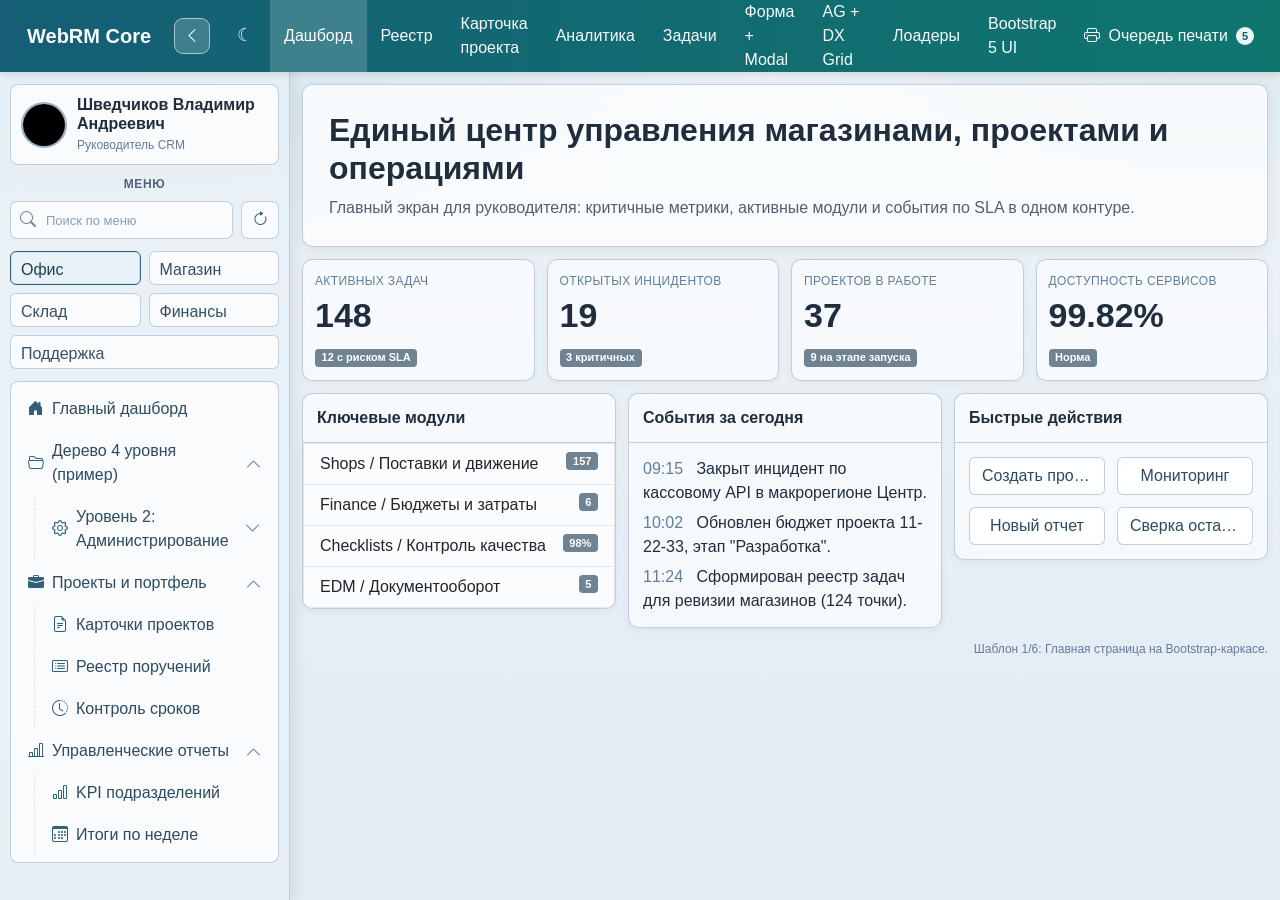
<file: index.html>
﻿<!DOCTYPE html>
<html lang="ru">
<head>
  <meta charset="UTF-8">
  <meta name="viewport" content="width=device-width, initial-scale=1.0">
  <title>WebRM Core - Дашборд</title>
  <link rel="stylesheet" href="https://cdn.jsdelivr.net/npm/bootstrap@5.3.8/dist/css/bootstrap.min.css">
  <link rel="stylesheet" href="https://cdn.jsdelivr.net/npm/bootstrap-icons@1.11.3/font/bootstrap-icons.min.css">
  <link rel="stylesheet" href="./bootstrap-codex.css">
</head>
<body class="wrm-body">
  <nav class="navbar navbar-default wrm-navbar">
    <div class="container-fluid">
      <div class="navbar-header">
        <a class="navbar-brand" href="./01-dashboard.html">WebRM Core</a>
      </div>
      <ul class="nav navbar-nav navbar-right">
        <li class="active"><a href="./01-dashboard.html">Дашборд</a></li>
        <li><a href="./02-registry.html">Реестр</a></li>
        <li><a href="./03-project-card.html">Карточка проекта</a></li>
        <li><a href="./04-analytics.html">Аналитика</a></li>
        <li><a href="./05-workflow.html">Задачи</a></li>
        <li><a href="./06-form-modal-bootstrap.html">Форма + Modal</a></li>
        <li><a href="./08-grid-master-detail.html">AG + DX Grid</a></li>
        <li><a href="./07-loaders.html">Лоадеры</a></li>
        <li><a href="./09-bootstrap-components.html">Bootstrap 5 UI</a></li>
      </ul>
    </div>
  </nav>

  <div class="container-fluid wrm-container">
    <div class="wrm-jumbotron">
      <h1>Единый центр управления магазинами, проектами и операциями</h1>
      <p>Главный экран для руководителя: критичные метрики, активные модули и события по SLA в одном контуре.</p>
    </div>

    <div class="row wrm-wrap-gap-2 wrm-stack-gap">
      <div class="col-md-3 col-sm-6">
        <div class="panel panel-default metric-panel">
          <div class="panel-body">
            <div class="metric-label">Активных задач</div>
            <div class="metric-value">148</div>
            <span class="label label-warning">12 с риском SLA</span>
          </div>
        </div>
      </div>
      <div class="col-md-3 col-sm-6">
        <div class="panel panel-default metric-panel">
          <div class="panel-body">
            <div class="metric-label">Открытых инцидентов</div>
            <div class="metric-value">19</div>
            <span class="label label-danger">3 критичных</span>
          </div>
        </div>
      </div>
      <div class="col-md-3 col-sm-6">
        <div class="panel panel-default metric-panel">
          <div class="panel-body">
            <div class="metric-label">Проектов в работе</div>
            <div class="metric-value">37</div>
            <span class="label label-info">9 на этапе запуска</span>
          </div>
        </div>
      </div>
      <div class="col-md-3 col-sm-6">
        <div class="panel panel-default metric-panel">
          <div class="panel-body">
            <div class="metric-label">Доступность сервисов</div>
            <div class="metric-value">99.82%</div>
            <span class="label label-success">Норма</span>
          </div>
        </div>
      </div>
    </div>

    <div class="row wrm-stack-gap-md">
      <div class="col-md-4">
        <div class="panel panel-default wrm-panel">
          <div class="panel-heading">Ключевые модули</div>
          <ul class="list-group wrm-list-group">
            <li class="list-group-item">Shops / Поставки и движение <span class="pull-right label label-info">157</span></li>
            <li class="list-group-item">Finance / Бюджеты и затраты <span class="pull-right label label-warning">6</span></li>
            <li class="list-group-item">Checklists / Контроль качества <span class="pull-right label label-success">98%</span></li>
            <li class="list-group-item">EDM / Документооборот <span class="pull-right label label-warning">5</span></li>
          </ul>
        </div>
      </div>
      <div class="col-md-4">
        <div class="panel panel-default wrm-panel">
          <div class="panel-heading">События за сегодня</div>
          <div class="panel-body wrm-events-feed">
            <p><span class="wrm-muted">09:15</span> Закрыт инцидент по кассовому API в макрорегионе Центр.</p>
            <p><span class="wrm-muted">10:02</span> Обновлен бюджет проекта 11-22-33, этап "Разработка".</p>
            <p><span class="wrm-muted">11:24</span> Сформирован реестр задач для ревизии магазинов (124 точки).</p>
          </div>
        </div>
      </div>
      <div class="col-md-4">
        <div class="panel panel-default wrm-panel">
          <div class="panel-heading">Быстрые действия</div>
          <div class="panel-body">
            <div class="wrm-actions-grid">
              <div><button class="btn btn-default">Создать проект</button></div>
              <div><button class="btn btn-default">Мониторинг</button></div>
              <div><button class="btn btn-default">Новый отчет</button></div>
              <div><button class="btn btn-default">Сверка остатков</button></div>
            </div>
          </div>
        </div>
      </div>
    </div>

    <div class="wrm-footer-note">Шаблон 1/6: Главная страница на Bootstrap-каркасе.</div>
  </div>
  <script src="./sidebar-codex.js"></script>
</body>
</html>
</file>
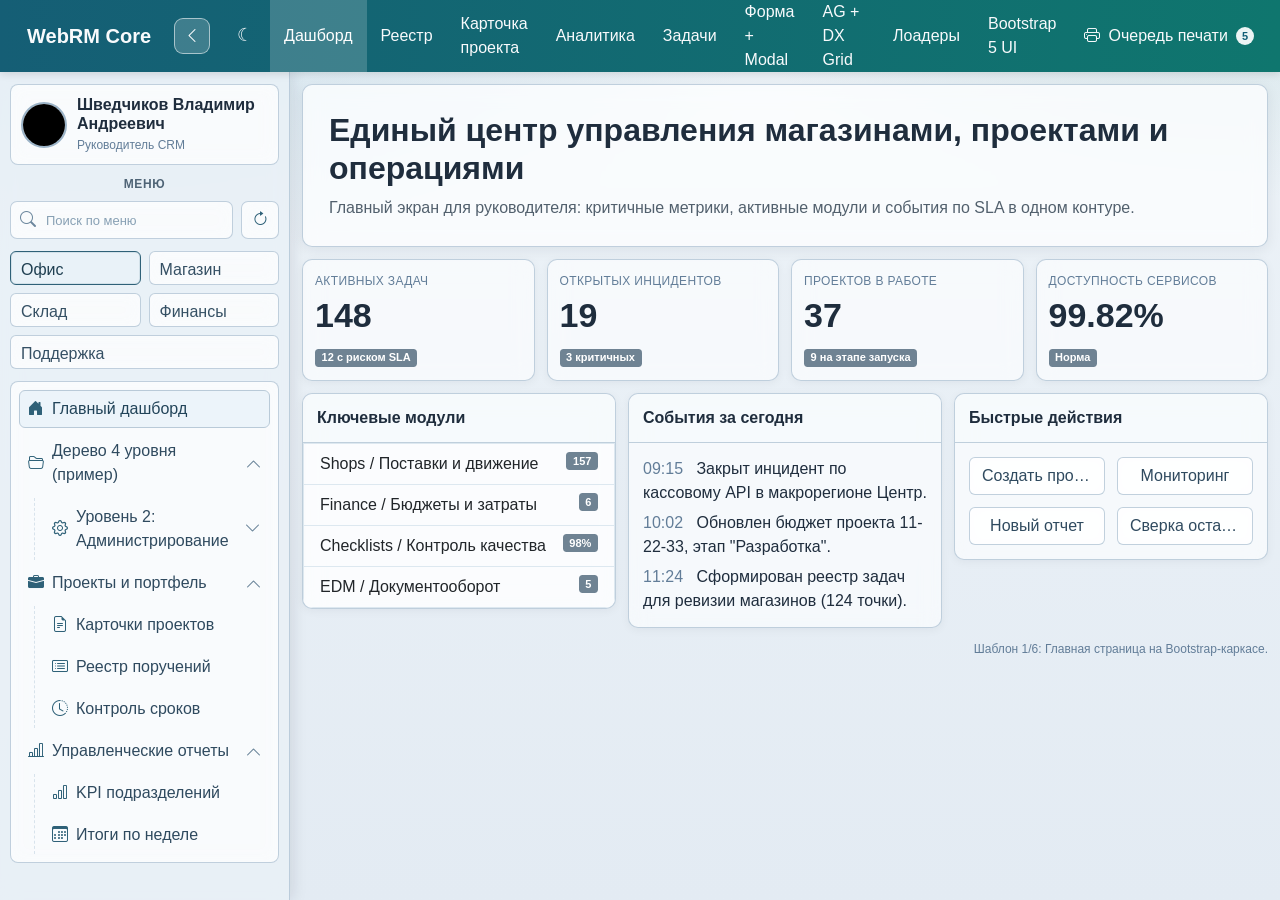
<file: 01-dashboard.html>
﻿<!DOCTYPE html>
<html lang="ru">
<head>
  <meta charset="UTF-8">
  <meta name="viewport" content="width=device-width, initial-scale=1.0">
  <title>WebRM Core - Дашборд</title>
  <link rel="stylesheet" href="https://cdn.jsdelivr.net/npm/bootstrap@5.3.8/dist/css/bootstrap.min.css">
  <link rel="stylesheet" href="https://cdn.jsdelivr.net/npm/bootstrap-icons@1.11.3/font/bootstrap-icons.min.css">
  <link rel="stylesheet" href="./bootstrap-codex.css?v=20260315-dark2">
</head>
<body class="wrm-body">
  <nav class="navbar navbar-default wrm-navbar">
    <div class="container-fluid">
      <div class="navbar-header">
        <a class="navbar-brand" href="./01-dashboard.html">WebRM Core</a>
      </div>
      <ul class="nav navbar-nav navbar-right">
        <li class="active"><a href="./01-dashboard.html">Дашборд</a></li>
        <li><a href="./02-registry.html">Реестр</a></li>
        <li><a href="./03-project-card.html">Карточка проекта</a></li>
        <li><a href="./04-analytics.html">Аналитика</a></li>
        <li><a href="./05-workflow.html">Задачи</a></li>
        <li><a href="./06-form-modal-bootstrap.html">Форма + Modal</a></li>
        <li><a href="./08-grid-master-detail.html">AG + DX Grid</a></li>
        <li><a href="./07-loaders.html">Лоадеры</a></li>
        <li><a href="./09-bootstrap-components.html">Bootstrap 5 UI</a></li>
      </ul>
    </div>
  </nav>

  <div class="container-fluid wrm-container">
    <div class="wrm-jumbotron">
      <h1>Единый центр управления магазинами, проектами и операциями</h1>
      <p>Главный экран для руководителя: критичные метрики, активные модули и события по SLA в одном контуре.</p>
    </div>

    <div class="row wrm-wrap-gap-2 wrm-stack-gap">
      <div class="col-md-3 col-sm-6">
        <div class="panel panel-default metric-panel">
          <div class="panel-body">
            <div class="metric-label">Активных задач</div>
            <div class="metric-value">148</div>
            <span class="label label-warning">12 с риском SLA</span>
          </div>
        </div>
      </div>
      <div class="col-md-3 col-sm-6">
        <div class="panel panel-default metric-panel">
          <div class="panel-body">
            <div class="metric-label">Открытых инцидентов</div>
            <div class="metric-value">19</div>
            <span class="label label-danger">3 критичных</span>
          </div>
        </div>
      </div>
      <div class="col-md-3 col-sm-6">
        <div class="panel panel-default metric-panel">
          <div class="panel-body">
            <div class="metric-label">Проектов в работе</div>
            <div class="metric-value">37</div>
            <span class="label label-info">9 на этапе запуска</span>
          </div>
        </div>
      </div>
      <div class="col-md-3 col-sm-6">
        <div class="panel panel-default metric-panel">
          <div class="panel-body">
            <div class="metric-label">Доступность сервисов</div>
            <div class="metric-value">99.82%</div>
            <span class="label label-success">Норма</span>
          </div>
        </div>
      </div>
    </div>

    <div class="row wrm-stack-gap-md">
      <div class="col-md-4">
        <div class="panel panel-default wrm-panel">
          <div class="panel-heading">Ключевые модули</div>
          <ul class="list-group wrm-list-group">
            <li class="list-group-item">Shops / Поставки и движение <span class="pull-right label label-info">157</span></li>
            <li class="list-group-item">Finance / Бюджеты и затраты <span class="pull-right label label-warning">6</span></li>
            <li class="list-group-item">Checklists / Контроль качества <span class="pull-right label label-success">98%</span></li>
            <li class="list-group-item">EDM / Документооборот <span class="pull-right label label-warning">5</span></li>
          </ul>
        </div>
      </div>
      <div class="col-md-4">
        <div class="panel panel-default wrm-panel">
          <div class="panel-heading">События за сегодня</div>
          <div class="panel-body wrm-events-feed">
            <p><span class="wrm-muted">09:15</span> Закрыт инцидент по кассовому API в макрорегионе Центр.</p>
            <p><span class="wrm-muted">10:02</span> Обновлен бюджет проекта 11-22-33, этап "Разработка".</p>
            <p><span class="wrm-muted">11:24</span> Сформирован реестр задач для ревизии магазинов (124 точки).</p>
          </div>
        </div>
      </div>
      <div class="col-md-4">
        <div class="panel panel-default wrm-panel">
          <div class="panel-heading">Быстрые действия</div>
          <div class="panel-body">
            <div class="wrm-actions-grid">
              <div><button class="btn btn-default">Создать проект</button></div>
              <div><button class="btn btn-default">Мониторинг</button></div>
              <div><button class="btn btn-default">Новый отчет</button></div>
              <div><button class="btn btn-default">Сверка остатков</button></div>
            </div>
          </div>
        </div>
      </div>
    </div>

    <div class="wrm-footer-note">Шаблон 1/6: Главная страница на Bootstrap-каркасе.</div>
  </div>
  <script src="./sidebar-codex.js"></script>
</body>
</html>
</file>
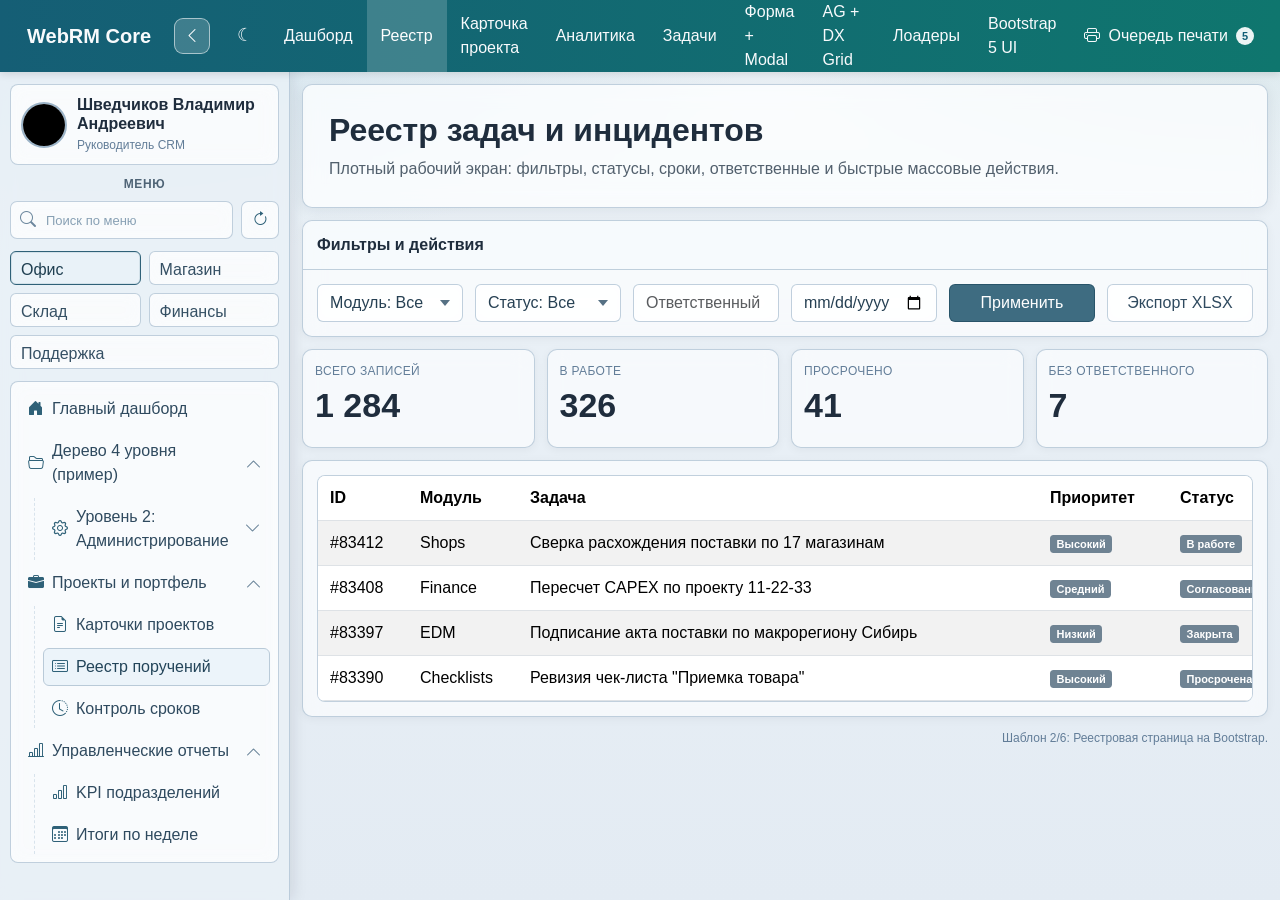
<file: 02-registry.html>
﻿<!DOCTYPE html>
<html lang="ru">
<head>
  <meta charset="UTF-8">
  <meta name="viewport" content="width=device-width, initial-scale=1.0">
  <title>WebRM Core - Реестр задач</title>
  <link rel="stylesheet" href="https://cdn.jsdelivr.net/npm/bootstrap@5.3.8/dist/css/bootstrap.min.css">
  <link rel="stylesheet" href="https://cdn.jsdelivr.net/npm/bootstrap-icons@1.11.3/font/bootstrap-icons.min.css">
  <link rel="stylesheet" href="./bootstrap-codex.css?v=20260315-dark2">
</head>
<body class="wrm-body">
  <nav class="navbar navbar-default wrm-navbar">
    <div class="container-fluid">
      <div class="navbar-header">
        <a class="navbar-brand" href="./01-dashboard.html">WebRM Core</a>
      </div>
      <ul class="nav navbar-nav navbar-right">
        <li><a href="./01-dashboard.html">Дашборд</a></li>
        <li class="active"><a href="./02-registry.html">Реестр</a></li>
        <li><a href="./03-project-card.html">Карточка проекта</a></li>
        <li><a href="./04-analytics.html">Аналитика</a></li>
        <li><a href="./05-workflow.html">Задачи</a></li>
        <li><a href="./06-form-modal-bootstrap.html">Форма + Modal</a></li>
        <li><a href="./08-grid-master-detail.html">AG + DX Grid</a></li>
        <li><a href="./07-loaders.html">Лоадеры</a></li>
        <li><a href="./09-bootstrap-components.html">Bootstrap 5 UI</a></li>
      </ul>
    </div>
  </nav>

  <div class="container-fluid wrm-container">
    <div class="wrm-jumbotron">
      <h1>Реестр задач и инцидентов</h1>
      <p>Плотный рабочий экран: фильтры, статусы, сроки, ответственные и быстрые массовые действия.</p>
    </div>

    <div class="panel panel-default wrm-panel">
      <div class="panel-heading">Фильтры и действия</div>
      <div class="panel-body">
        <div class="row wrm-wrap-gap-3 wrm-stack-gap">
          <div class="col-md-2 col-sm-4"><select class="form-control"><option>Модуль: Все</option><option>Shops</option><option>Finance</option><option>Checklists</option></select></div>
          <div class="col-md-2 col-sm-4"><select class="form-control"><option>Статус: Все</option><option>Новая</option><option>В работе</option><option>На согласовании</option></select></div>
          <div class="col-md-2 col-sm-4"><input class="form-control" type="text" placeholder="Ответственный"></div>
          <div class="col-md-2 col-sm-4"><input class="form-control" type="date"></div>
          <div class="col-md-2 col-sm-4"><button class="btn btn-primary w-100">Применить</button></div>
          <div class="col-md-2 col-sm-4"><button class="btn btn-default w-100">Экспорт XLSX</button></div>
        </div>
      </div>
    </div>

    <div class="row wrm-wrap-gap-2 wrm-stack-gap">
      <div class="col-md-3 col-sm-6"><div class="panel panel-default metric-panel"><div class="panel-body"><div class="metric-label">Всего записей</div><div class="metric-value">1 284</div></div></div></div>
      <div class="col-md-3 col-sm-6"><div class="panel panel-default metric-panel"><div class="panel-body"><div class="metric-label">В работе</div><div class="metric-value">326</div></div></div></div>
      <div class="col-md-3 col-sm-6"><div class="panel panel-default metric-panel"><div class="panel-body"><div class="metric-label">Просрочено</div><div class="metric-value">41</div></div></div></div>
      <div class="col-md-3 col-sm-6"><div class="panel panel-default metric-panel"><div class="panel-body"><div class="metric-label">Без ответственного</div><div class="metric-value">7</div></div></div></div>
    </div>

    <div class="panel panel-default wrm-panel">
      <div class="panel-body">
        <div class="table-responsive wrm-table-wrap">
          <table class="table table-striped table-hover wrm-table registry-table">
            <colgroup>
              <col style="width:90px">
              <col style="width:110px">
              <col style="width:520px">
              <col style="width:130px">
              <col style="width:130px">
              <col style="width:170px">
              <col style="width:170px">
            </colgroup>
            <thead>
              <tr>
                <th>ID</th>
                <th>Модуль</th>
                <th>Задача</th>
                <th>Приоритет</th>
                <th>Статус</th>
                <th>Дедлайн</th>
                <th>Ответственный</th>
              </tr>
            </thead>
            <tbody>
              <tr><td>#83412</td><td>Shops</td><td>Сверка расхождения поставки по 17 магазинам</td><td><span class="label label-danger">Высокий</span></td><td><span class="label label-warning">В работе</span></td><td>13.03.2026 18:00</td><td>Марина Орлова</td></tr>
              <tr><td>#83408</td><td>Finance</td><td>Пересчет CAPEX по проекту 11-22-33</td><td><span class="label label-info">Средний</span></td><td><span class="label label-primary">Согласование</span></td><td>14.03.2026 11:30</td><td>Павел Попов</td></tr>
              <tr><td>#83397</td><td>EDM</td><td>Подписание акта поставки по макрорегиону Сибирь</td><td><span class="label label-default">Низкий</span></td><td><span class="label label-success">Закрыта</span></td><td>12.03.2026 16:20</td><td>Анна Соколова</td></tr>
              <tr><td>#83390</td><td>Checklists</td><td>Ревизия чек-листа "Приемка товара"</td><td><span class="label label-warning">Высокий</span></td><td><span class="label label-danger">Просрочена</span></td><td>11.03.2026 09:00</td><td>Илья Тарасов</td></tr>
            </tbody>
          </table>
        </div>
      </div>
    </div>

    <div class="wrm-footer-note">Шаблон 2/6: Реестровая страница на Bootstrap.</div>
  </div>
  <script src="./sidebar-codex.js"></script>
</body>
</html>
</file>
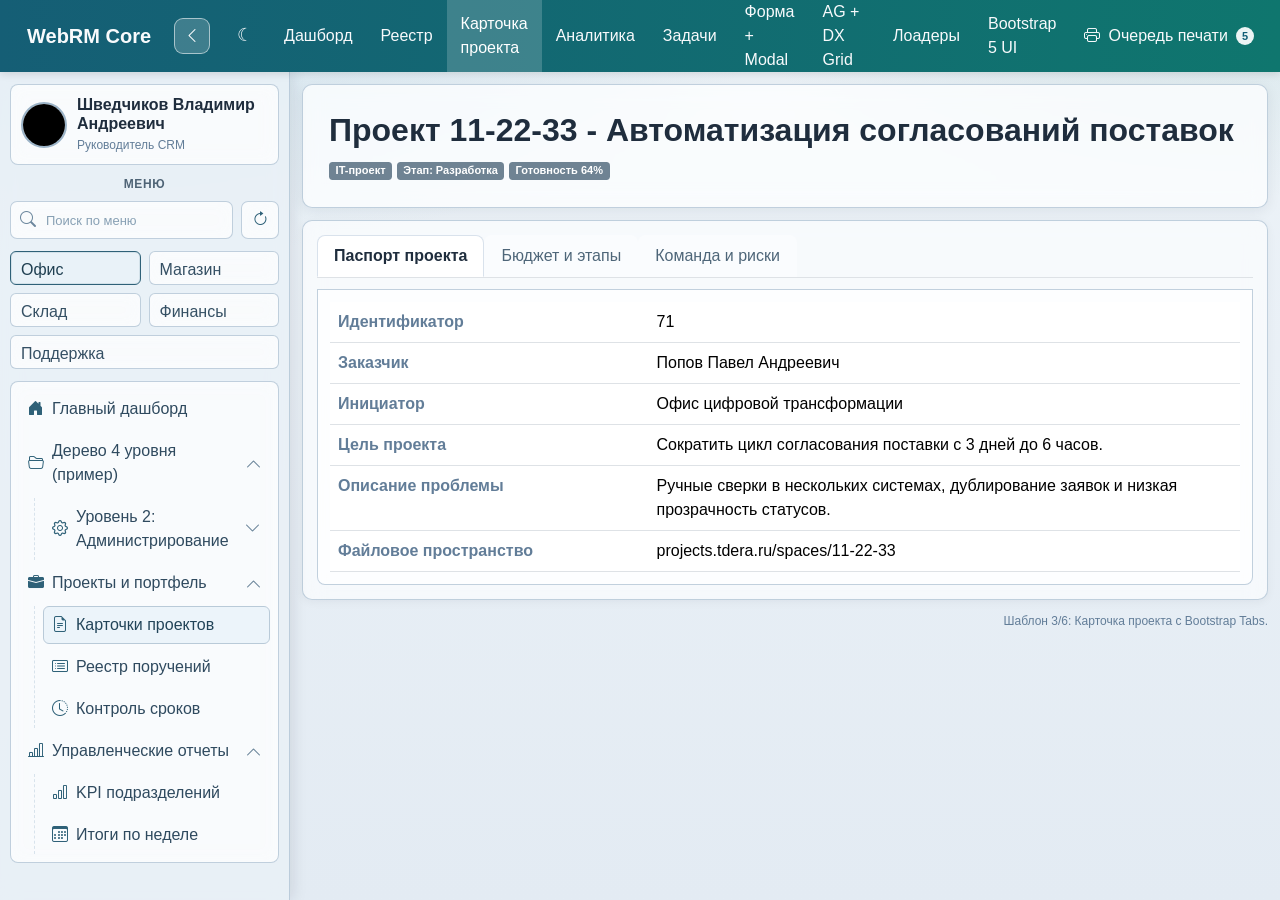
<file: 03-project-card.html>
﻿<!DOCTYPE html>
<html lang="ru">
<head>
  <meta charset="UTF-8">
  <meta name="viewport" content="width=device-width, initial-scale=1.0">
  <title>WebRM Core - Карточка проекта</title>
  <link rel="stylesheet" href="https://cdn.jsdelivr.net/npm/bootstrap@5.3.8/dist/css/bootstrap.min.css">
  <link rel="stylesheet" href="https://cdn.jsdelivr.net/npm/bootstrap-icons@1.11.3/font/bootstrap-icons.min.css">
  <link rel="stylesheet" href="./bootstrap-codex.css?v=20260315-dark2">
</head>
<body class="wrm-body">
  <nav class="navbar navbar-default wrm-navbar">
    <div class="container-fluid">
      <div class="navbar-header">
        <a class="navbar-brand" href="./01-dashboard.html">WebRM Core</a>
      </div>
      <ul class="nav navbar-nav navbar-right">
        <li><a href="./01-dashboard.html">Дашборд</a></li>
        <li><a href="./02-registry.html">Реестр</a></li>
        <li class="active"><a href="./03-project-card.html">Карточка проекта</a></li>
        <li><a href="./04-analytics.html">Аналитика</a></li>
        <li><a href="./05-workflow.html">Задачи</a></li>
        <li><a href="./06-form-modal-bootstrap.html">Форма + Modal</a></li>
        <li><a href="./08-grid-master-detail.html">AG + DX Grid</a></li>
        <li><a href="./07-loaders.html">Лоадеры</a></li>
        <li><a href="./09-bootstrap-components.html">Bootstrap 5 UI</a></li>
      </ul>
    </div>
  </nav>

  <div class="container-fluid wrm-container">
    <div class="wrm-jumbotron">
      <h1>Проект 11-22-33 - Автоматизация согласований поставок</h1>
      <p><span class="label label-info">IT-проект</span> <span class="label label-warning">Этап: Разработка</span> <span class="label label-success">Готовность 64%</span></p>
    </div>

    <div class="panel panel-default wrm-panel">
      <div class="panel-body">
        <ul class="nav nav-tabs wrm-tabs" role="tablist">
          <li class="nav-item" role="presentation"><a class="nav-link active" href="#passport" aria-controls="passport" role="tab" data-bs-toggle="tab">Паспорт проекта</a></li>
          <li class="nav-item" role="presentation"><a class="nav-link" href="#budget" aria-controls="budget" role="tab" data-bs-toggle="tab">Бюджет и этапы</a></li>
          <li class="nav-item" role="presentation"><a class="nav-link" href="#team" aria-controls="team" role="tab" data-bs-toggle="tab">Команда и риски</a></li>
        </ul>

        <div class="tab-content wrm-tab-content">
          <div role="tabpanel" class="tab-pane show active" id="passport">
            <table class="table wrm-kv">
              <tr><th>Идентификатор</th><td>71</td></tr>
              <tr><th>Заказчик</th><td>Попов Павел Андреевич</td></tr>
              <tr><th>Инициатор</th><td>Офис цифровой трансформации</td></tr>
              <tr><th>Цель проекта</th><td>Сократить цикл согласования поставки с 3 дней до 6 часов.</td></tr>
              <tr><th>Описание проблемы</th><td>Ручные сверки в нескольких системах, дублирование заявок и низкая прозрачность статусов.</td></tr>
              <tr><th>Файловое пространство</th><td>projects.tdera.ru/spaces/11-22-33</td></tr>
            </table>
          </div>
          <div role="tabpanel" class="tab-pane" id="budget">
            <div class="row wrm-stack-gap-md wrm-eq-col-panels">
              <div class="col-md-6">
                <div class="panel panel-default wrm-panel">
                  <div class="panel-heading">Финансы</div>
                  <table class="table wrm-kv">
                    <tr><th>CAPEX план</th><td>12 400 000 руб.</td></tr>
                    <tr><th>CAPEX факт</th><td>7 880 000 руб.</td></tr>
                    <tr><th>OPEX год</th><td>2 100 000 руб.</td></tr>
                    <tr><th>Экономический эффект</th><td>+16 500 000 руб./год</td></tr>
                  </table>
                </div>
              </div>
              <div class="col-md-6">
                <div class="panel panel-default wrm-panel">
                  <div class="panel-heading">Календарь этапов</div>
                  <div class="panel-body wrm-timeline-list">
                    <div class="timeline-item"><span class="timeline-time">01.02.2026</span> Инициация и бизнес-требования</div>
                    <div class="timeline-item"><span class="timeline-time">21.02.2026</span> Подтверждение архитектуры</div>
                    <div class="timeline-item"><span class="timeline-time">28.03.2026</span> Пилот в 45 магазинах</div>
                    <div class="timeline-item"><span class="timeline-time">15.04.2026</span> Тиражирование и закрытие этапа</div>
                  </div>
                </div>
              </div>
            </div>
          </div>
          <div role="tabpanel" class="tab-pane" id="team">
            <div class="row wrm-stack-gap-md wrm-eq-col-panels">
              <div class="col-md-6">
                <div class="panel panel-default wrm-panel">
                  <div class="panel-heading">Команда</div>
                  <ul class="list-group wrm-list-group">
                    <li class="list-group-item">Руководитель проекта <span class="pull-right">П. Попов</span></li>
                    <li class="list-group-item">Бизнес-архитектор <span class="pull-right">Е. Лебедева</span></li>
                    <li class="list-group-item">Техлид <span class="pull-right">М. Сергеев</span></li>
                    <li class="list-group-item">QA lead <span class="pull-right">Н. Комарова</span></li>
                  </ul>
                </div>
              </div>
              <div class="col-md-6">
                <div class="panel panel-default wrm-panel">
                  <div class="panel-heading">Риски</div>
                  <ul class="list-group wrm-list-group">
                    <li class="list-group-item">Срыв интеграции с внешним API <span class="pull-right label label-danger">Высокий</span></li>
                    <li class="list-group-item">Задержка юридического согласования <span class="pull-right label label-warning">Средний</span></li>
                    <li class="list-group-item">Доступность среды тестирования <span class="pull-right label label-info">Низкий</span></li>
                  </ul>
                </div>
              </div>
            </div>
          </div>
        </div>
      </div>
    </div>

    <div class="wrm-footer-note">Шаблон 3/6: Карточка проекта с Bootstrap Tabs.</div>
  </div>

  <script src="https://cdn.jsdelivr.net/npm/bootstrap@5.3.8/dist/js/bootstrap.bundle.min.js"></script>
  <script src="./sidebar-codex.js"></script>
</body>
</html>
</file>
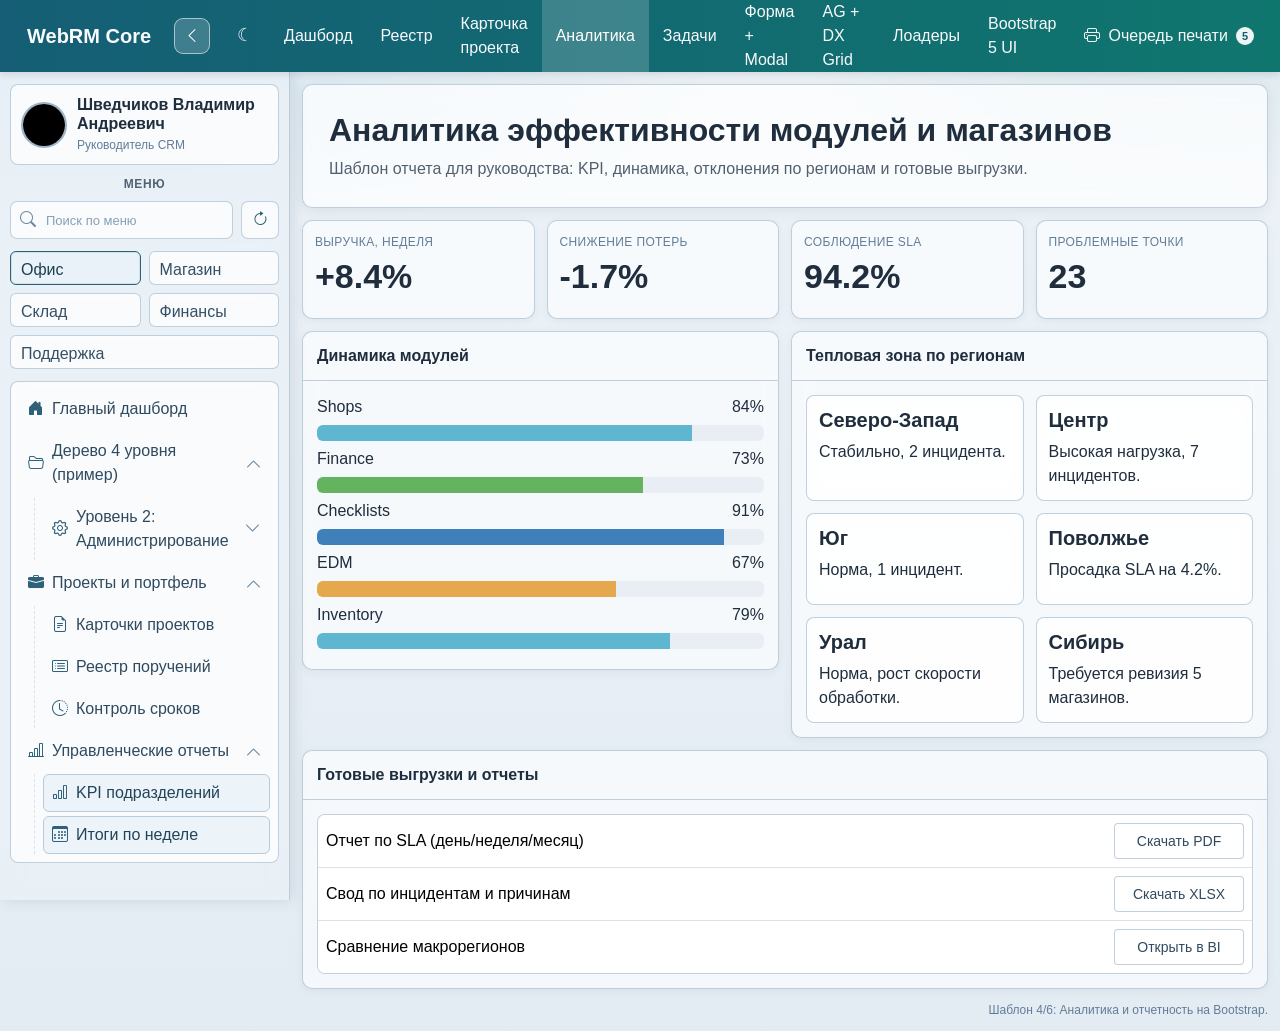
<file: 04-analytics.html>
﻿<!DOCTYPE html>
<html lang="ru">
<head>
  <meta charset="UTF-8">
  <meta name="viewport" content="width=device-width, initial-scale=1.0">
  <title>WebRM Core - Аналитика</title>
  <link rel="stylesheet" href="https://cdn.jsdelivr.net/npm/bootstrap@5.3.8/dist/css/bootstrap.min.css">
  <link rel="stylesheet" href="https://cdn.jsdelivr.net/npm/bootstrap-icons@1.11.3/font/bootstrap-icons.min.css">
  <link rel="stylesheet" href="./bootstrap-codex.css?v=20260315-dark2">
</head>
<body class="wrm-body">
  <nav class="navbar navbar-default wrm-navbar">
    <div class="container-fluid">
      <div class="navbar-header">
        <a class="navbar-brand" href="./01-dashboard.html">WebRM Core</a>
      </div>
      <ul class="nav navbar-nav navbar-right">
        <li><a href="./01-dashboard.html">Дашборд</a></li>
        <li><a href="./02-registry.html">Реестр</a></li>
        <li><a href="./03-project-card.html">Карточка проекта</a></li>
        <li class="active"><a href="./04-analytics.html">Аналитика</a></li>
        <li><a href="./05-workflow.html">Задачи</a></li>
        <li><a href="./06-form-modal-bootstrap.html">Форма + Modal</a></li>
        <li><a href="./08-grid-master-detail.html">AG + DX Grid</a></li>
        <li><a href="./07-loaders.html">Лоадеры</a></li>
        <li><a href="./09-bootstrap-components.html">Bootstrap 5 UI</a></li>
      </ul>
    </div>
  </nav>

  <div class="container-fluid wrm-container">
    <div class="wrm-jumbotron">
      <h1>Аналитика эффективности модулей и магазинов</h1>
      <p>Шаблон отчета для руководства: KPI, динамика, отклонения по регионам и готовые выгрузки.</p>
    </div>

    <div class="row wrm-wrap-gap-2 wrm-stack-gap">
      <div class="col-md-3 col-sm-6"><div class="panel panel-default metric-panel"><div class="panel-body"><div class="metric-label">Выручка, неделя</div><div class="metric-value">+8.4%</div></div></div></div>
      <div class="col-md-3 col-sm-6"><div class="panel panel-default metric-panel"><div class="panel-body"><div class="metric-label">Снижение потерь</div><div class="metric-value">-1.7%</div></div></div></div>
      <div class="col-md-3 col-sm-6"><div class="panel panel-default metric-panel"><div class="panel-body"><div class="metric-label">Соблюдение SLA</div><div class="metric-value">94.2%</div></div></div></div>
      <div class="col-md-3 col-sm-6"><div class="panel panel-default metric-panel"><div class="panel-body"><div class="metric-label">Проблемные точки</div><div class="metric-value">23</div></div></div></div>
    </div>

    <div class="row wrm-stack-gap-md">
      <div class="col-md-6">
        <div class="panel panel-default wrm-panel">
          <div class="panel-heading">Динамика модулей</div>
          <div class="panel-body">
            <p class="wrm-progress-title">Shops <span class="pull-right">84%</span></p><div class="progress"><div class="progress-bar progress-bar-info" style="width:84%"></div></div>
            <p class="wrm-progress-title">Finance <span class="pull-right">73%</span></p><div class="progress"><div class="progress-bar progress-bar-success" style="width:73%"></div></div>
            <p class="wrm-progress-title">Checklists <span class="pull-right">91%</span></p><div class="progress"><div class="progress-bar progress-bar-primary" style="width:91%"></div></div>
            <p class="wrm-progress-title">EDM <span class="pull-right">67%</span></p><div class="progress"><div class="progress-bar progress-bar-warning" style="width:67%"></div></div>
            <p class="wrm-progress-title">Inventory <span class="pull-right">79%</span></p><div class="progress"><div class="progress-bar progress-bar-info" style="width:79%"></div></div>
          </div>
        </div>
      </div>
      <div class="col-md-6">
        <div class="panel panel-default wrm-panel">
          <div class="panel-heading">Тепловая зона по регионам</div>
          <div class="panel-body">
            <div class="row wrm-wrap-gap-2 wrm-stack-gap wrm-eq-gap-2">
              <div class="col-sm-6"><div class="wrm-heat"><h5>Северо-Запад</h5><p>Стабильно, 2 инцидента.</p></div></div>
              <div class="col-sm-6"><div class="wrm-heat"><h5>Центр</h5><p>Высокая нагрузка, 7 инцидентов.</p></div></div>
              <div class="col-sm-6"><div class="wrm-heat"><h5>Юг</h5><p>Норма, 1 инцидент.</p></div></div>
              <div class="col-sm-6"><div class="wrm-heat"><h5>Поволжье</h5><p>Просадка SLA на 4.2%.</p></div></div>
              <div class="col-sm-6"><div class="wrm-heat"><h5>Урал</h5><p>Норма, рост скорости обработки.</p></div></div>
              <div class="col-sm-6"><div class="wrm-heat"><h5>Сибирь</h5><p>Требуется ревизия 5 магазинов.</p></div></div>
            </div>
          </div>
        </div>
      </div>
    </div>

    <div class="panel panel-default wrm-panel">
      <div class="panel-heading">Готовые выгрузки и отчеты</div>
      <div class="panel-body">
        <div class="table-responsive wrm-table-wrap">
          <table class="table wrm-action-table">
            <tbody>
              <tr>
                <td>Отчет по SLA (день/неделя/месяц)</td>
                <td><button class="btn btn-default btn-sm">Скачать PDF</button></td>
              </tr>
              <tr>
                <td>Свод по инцидентам и причинам</td>
                <td><button class="btn btn-default btn-sm">Скачать XLSX</button></td>
              </tr>
              <tr>
                <td>Сравнение макрорегионов</td>
                <td><button class="btn btn-default btn-sm">Открыть в BI</button></td>
              </tr>
            </tbody>
          </table>
        </div>
      </div>
    </div>

    <div class="wrm-footer-note">Шаблон 4/6: Аналитика и отчетность на Bootstrap.</div>
  </div>
  <script src="./sidebar-codex.js"></script>
</body>
</html>
</file>
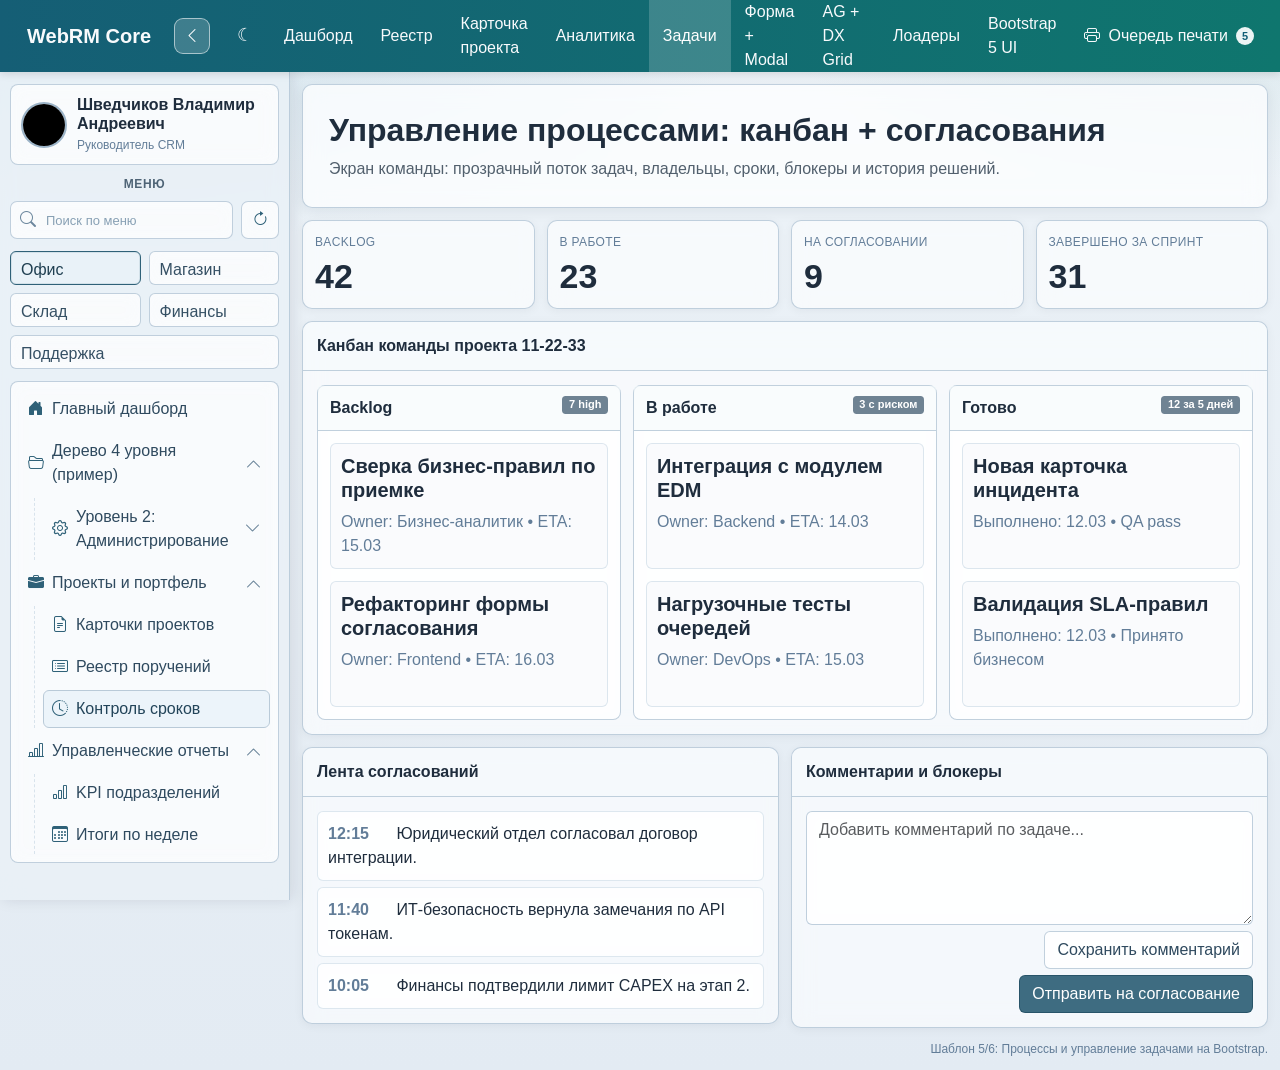
<file: 05-workflow.html>
﻿<!DOCTYPE html>
<html lang="ru">
<head>
  <meta charset="UTF-8">
  <meta name="viewport" content="width=device-width, initial-scale=1.0">
  <title>WebRM Core - Управление задачами</title>
  <link rel="stylesheet" href="https://cdn.jsdelivr.net/npm/bootstrap@5.3.8/dist/css/bootstrap.min.css">
  <link rel="stylesheet" href="https://cdn.jsdelivr.net/npm/bootstrap-icons@1.11.3/font/bootstrap-icons.min.css">
  <link rel="stylesheet" href="./bootstrap-codex.css?v=20260315-dark2">
</head>
<body class="wrm-body wrm-page-workflow">
  <nav class="navbar navbar-default wrm-navbar">
    <div class="container-fluid">
      <div class="navbar-header">
        <a class="navbar-brand" href="./01-dashboard.html">WebRM Core</a>
      </div>
      <ul class="nav navbar-nav navbar-right">
        <li><a href="./01-dashboard.html">Дашборд</a></li>
        <li><a href="./02-registry.html">Реестр</a></li>
        <li><a href="./03-project-card.html">Карточка проекта</a></li>
        <li><a href="./04-analytics.html">Аналитика</a></li>
        <li class="active"><a href="./05-workflow.html">Задачи</a></li>
        <li><a href="./06-form-modal-bootstrap.html">Форма + Modal</a></li>
        <li><a href="./08-grid-master-detail.html">AG + DX Grid</a></li>
        <li><a href="./07-loaders.html">Лоадеры</a></li>
        <li><a href="./09-bootstrap-components.html">Bootstrap 5 UI</a></li>
      </ul>
    </div>
  </nav>

  <div class="container-fluid wrm-container">
    <div class="wrm-jumbotron">
      <h1>Управление процессами: канбан + согласования</h1>
      <p>Экран команды: прозрачный поток задач, владельцы, сроки, блокеры и история решений.</p>
    </div>

    <div class="row wrm-wrap-gap-2 wrm-stack-gap">
      <div class="col-md-3 col-sm-6"><div class="panel panel-default metric-panel"><div class="panel-body"><div class="metric-label">Backlog</div><div class="metric-value">42</div></div></div></div>
      <div class="col-md-3 col-sm-6"><div class="panel panel-default metric-panel"><div class="panel-body"><div class="metric-label">В работе</div><div class="metric-value">23</div></div></div></div>
      <div class="col-md-3 col-sm-6"><div class="panel panel-default metric-panel"><div class="panel-body"><div class="metric-label">На согласовании</div><div class="metric-value">9</div></div></div></div>
      <div class="col-md-3 col-sm-6"><div class="panel panel-default metric-panel"><div class="panel-body"><div class="metric-label">Завершено за спринт</div><div class="metric-value">31</div></div></div></div>
    </div>

    <div class="panel panel-default wrm-panel">
      <div class="panel-heading">Канбан команды проекта 11-22-33</div>
      <div class="panel-body">
        <div class="row wrm-stack-gap-md">
          <div class="col-md-4">
            <div class="kanban-col">
              <div class="kanban-head">Backlog <span class="label label-info pull-right">7 high</span></div>
              <div class="kanban-body">
                <div class="task-card"><h5>Сверка бизнес-правил по приемке</h5><p class="wrm-muted">Owner: Бизнес-аналитик • ETA: 15.03</p></div>
                <div class="task-card"><h5>Рефакторинг формы согласования</h5><p class="wrm-muted">Owner: Frontend • ETA: 16.03</p></div>
              </div>
            </div>
          </div>
          <div class="col-md-4">
            <div class="kanban-col">
              <div class="kanban-head">В работе <span class="label label-warning pull-right">3 с риском</span></div>
              <div class="kanban-body">
                <div class="task-card"><h5>Интеграция с модулем EDM</h5><p class="wrm-muted">Owner: Backend • ETA: 14.03</p></div>
                <div class="task-card"><h5>Нагрузочные тесты очередей</h5><p class="wrm-muted">Owner: DevOps • ETA: 15.03</p></div>
              </div>
            </div>
          </div>
          <div class="col-md-4">
            <div class="kanban-col">
              <div class="kanban-head">Готово <span class="label label-success pull-right">12 за 5 дней</span></div>
              <div class="kanban-body">
                <div class="task-card"><h5>Новая карточка инцидента</h5><p class="wrm-muted">Выполнено: 12.03 • QA pass</p></div>
                <div class="task-card"><h5>Валидация SLA-правил</h5><p class="wrm-muted">Выполнено: 12.03 • Принято бизнесом</p></div>
              </div>
            </div>
          </div>
        </div>
      </div>
    </div>

    <div class="row wrm-stack-gap-md">
      <div class="col-md-6">
        <div class="panel panel-default wrm-panel">
          <div class="panel-heading">Лента согласований</div>
          <div class="panel-body">
            <div class="timeline-item"><span class="timeline-time">12:15</span> Юридический отдел согласовал договор интеграции.</div>
            <div class="timeline-item"><span class="timeline-time">11:40</span> ИТ-безопасность вернула замечания по API токенам.</div>
            <div class="timeline-item"><span class="timeline-time">10:05</span> Финансы подтвердили лимит CAPEX на этап 2.</div>
          </div>
        </div>
      </div>
      <div class="col-md-6">
        <div class="panel panel-default wrm-panel">
          <div class="panel-heading">Комментарии и блокеры</div>
          <div class="panel-body">
            <textarea class="form-control" rows="6" placeholder="Добавить комментарий по задаче..."></textarea>
            <div class="wrm-actions-row wrm-actions-compact">
              <button class="btn btn-default">Сохранить комментарий</button>
              <button class="btn btn-primary">Отправить на согласование</button>
            </div>
          </div>
        </div>
      </div>
    </div>

    <div class="wrm-footer-note">Шаблон 5/6: Процессы и управление задачами на Bootstrap.</div>
  </div>
  <script src="./sidebar-codex.js"></script>
</body>
</html>
</file>
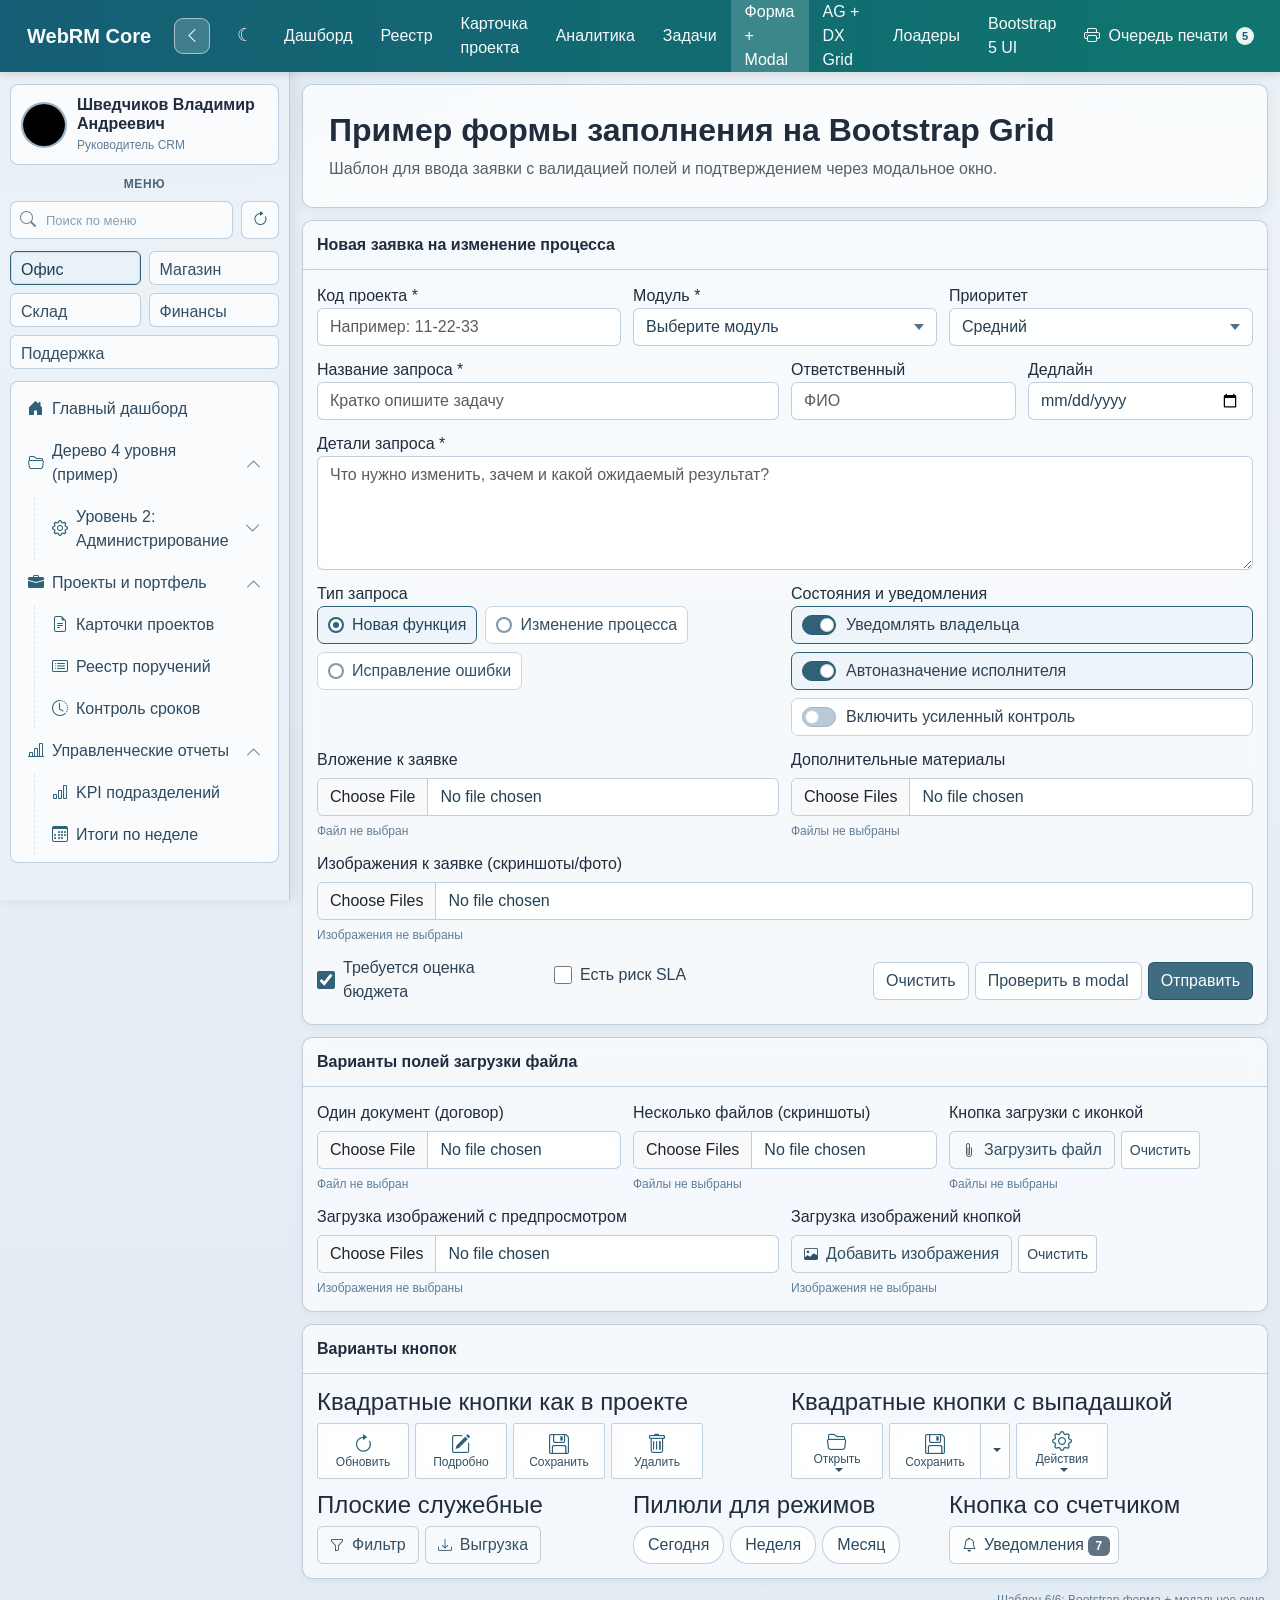
<file: 06-form-modal-bootstrap.html>
﻿<!DOCTYPE html>
<html lang="ru">
<head>
  <meta charset="UTF-8">
  <meta name="viewport" content="width=device-width, initial-scale=1.0">
  <title>WebRM Core - Форма и Modal (Bootstrap)</title>
  <link rel="stylesheet" href="https://cdn.jsdelivr.net/npm/bootstrap@5.3.8/dist/css/bootstrap.min.css">
  <link rel="stylesheet" href="https://cdn.jsdelivr.net/npm/bootstrap-icons@1.11.3/font/bootstrap-icons.min.css">
  <link rel="stylesheet" href="./bootstrap-codex.css?v=20260315-dark2">
</head>
<body class="wrm-body">
  <nav class="navbar navbar-default wrm-navbar">
    <div class="container-fluid">
      <div class="navbar-header">
        <a class="navbar-brand" href="./01-dashboard.html">WebRM Core</a>
      </div>
      <ul class="nav navbar-nav navbar-right">
        <li><a href="./01-dashboard.html">Дашборд</a></li>
        <li><a href="./02-registry.html">Реестр</a></li>
        <li><a href="./03-project-card.html">Карточка проекта</a></li>
        <li><a href="./04-analytics.html">Аналитика</a></li>
        <li><a href="./05-workflow.html">Задачи</a></li>
        <li class="active"><a href="./06-form-modal-bootstrap.html">Форма + Modal</a></li>
        <li><a href="./08-grid-master-detail.html">AG + DX Grid</a></li>
        <li><a href="./07-loaders.html">Лоадеры</a></li>
        <li><a href="./09-bootstrap-components.html">Bootstrap 5 UI</a></li>
      </ul>
    </div>
  </nav>

  <div class="container-fluid wrm-container">
    <div class="wrm-jumbotron">
      <h1>Пример формы заполнения на Bootstrap Grid</h1>
      <p>Шаблон для ввода заявки с валидацией полей и подтверждением через модальное окно.</p>
    </div>

    <div class="panel panel-default wrm-panel">
      <div class="panel-heading">Новая заявка на изменение процесса</div>
      <div class="panel-body">
        <form id="request-form" class="wrm-form-grid">
          <div class="row">
            <div class="col-md-4 col-sm-6"><div class="form-group"><label for="projectCode">Код проекта *</label><input type="text" class="form-control" id="projectCode" placeholder="Например: 11-22-33" required></div></div>
            <div class="col-md-4 col-sm-6"><div class="form-group"><label for="moduleName">Модуль *</label><select class="form-control" id="moduleName" required><option value="">Выберите модуль</option><option>Shops</option><option>Finance</option><option>Checklists</option><option>EDM</option><option>Inventory</option></select></div></div>
            <div class="col-md-4 col-sm-12"><div class="form-group"><label for="priority">Приоритет</label><select class="form-control" id="priority"><option>Низкий</option><option selected>Средний</option><option>Высокий</option><option>Критичный</option></select></div></div>
          </div>
          <div class="row">
            <div class="col-md-6"><div class="form-group"><label for="title">Название запроса *</label><input type="text" class="form-control" id="title" placeholder="Кратко опишите задачу" required></div></div>
            <div class="col-md-3 col-sm-6"><div class="form-group"><label for="owner">Ответственный</label><input type="text" class="form-control" id="owner" placeholder="ФИО"></div></div>
            <div class="col-md-3 col-sm-6"><div class="form-group"><label for="deadline">Дедлайн</label><input type="date" class="form-control" id="deadline"></div></div>
          </div>
          <div class="row">
            <div class="col-md-12"><div class="form-group"><label for="details">Детали запроса *</label><textarea class="form-control" id="details" rows="5" placeholder="Что нужно изменить, зачем и какой ожидаемый результат?" required></textarea></div></div>
          </div>
          <div class="row wrm-stack-gap-md">
            <div class="col-md-6">
              <div class="form-group">
                <label>Тип запроса</label>
                <div class="wrm-radio-group" role="radiogroup" aria-label="Тип запроса">
                  <label class="wrm-radio-item">
                    <input type="radio" name="requestType" value="Новая функция" checked>
                    <span>Новая функция</span>
                  </label>
                  <label class="wrm-radio-item">
                    <input type="radio" name="requestType" value="Изменение процесса">
                    <span>Изменение процесса</span>
                  </label>
                  <label class="wrm-radio-item">
                    <input type="radio" name="requestType" value="Исправление ошибки">
                    <span>Исправление ошибки</span>
                  </label>
                </div>
              </div>
            </div>
            <div class="col-md-6">
              <div class="form-group">
                <label>Состояния и уведомления</label>
                <div class="wrm-switch-list">
                  <label class="wrm-switch">
                    <input type="checkbox" id="notifyOwner" checked>
                    <span class="wrm-switch-track" aria-hidden="true"></span>
                    <span class="wrm-switch-label">Уведомлять владельца</span>
                  </label>
                  <label class="wrm-switch">
                    <input type="checkbox" id="autoAssign" checked>
                    <span class="wrm-switch-track" aria-hidden="true"></span>
                    <span class="wrm-switch-label">Автоназначение исполнителя</span>
                  </label>
                  <label class="wrm-switch">
                    <input type="checkbox" id="urgentControl">
                    <span class="wrm-switch-track" aria-hidden="true"></span>
                    <span class="wrm-switch-label">Включить усиленный контроль</span>
                  </label>
                </div>
              </div>
            </div>
          </div>
          <div class="row wrm-file-row">
            <div class="col-md-6 col-sm-12">
              <div class="form-group wrm-file-group">
                <label for="requestFile">Вложение к заявке</label>
                <input type="file" class="form-control" id="requestFile" accept=".pdf,.doc,.docx,.xlsx,.png,.jpg">
              </div>
              <div class="wrm-file-note" id="requestFile-note">Файл не выбран</div>
            </div>
            <div class="col-md-6 col-sm-12">
              <div class="form-group wrm-file-group">
                <label for="requestFiles">Дополнительные материалы</label>
                <input type="file" class="form-control" id="requestFiles" multiple>
              </div>
              <div class="wrm-file-note" id="requestFiles-note">Файлы не выбраны</div>
            </div>
          </div>
          <div class="row">
            <div class="col-md-12">
              <div class="form-group wrm-file-group">
                <label for="requestImages">Изображения к заявке (скриншоты/фото)</label>
                <input type="file" class="form-control" id="requestImages" accept="image/*" multiple>
              </div>
              <div class="wrm-file-note" id="requestImages-note">Изображения не выбраны</div>
              <div class="wrm-image-preview" id="requestImages-preview"></div>
            </div>
          </div>
          <div class="row">
            <div class="col-md-3 col-sm-6"><div class="checkbox wrm-checkbox"><label><input type="checkbox" id="isBudget" checked> Требуется оценка бюджета</label></div></div>
            <div class="col-md-3 col-sm-6"><div class="checkbox wrm-checkbox"><label><input type="checkbox" id="isRisk"> Есть риск SLA</label></div></div>
            <div class="col-md-6 col-sm-12 wrm-actions-row">
              <button type="button" class="btn btn-default" id="clear-btn">Очистить</button>
              <button type="button" class="btn btn-default" data-bs-toggle="modal" data-bs-target="#previewModal" id="preview-btn">Проверить в modal</button>
              <button type="submit" class="btn btn-primary">Отправить</button>
            </div>
          </div>
        </form>
      </div>
    </div>

    <div class="panel panel-default wrm-panel">
      <div class="panel-heading">Варианты полей загрузки файла</div>
      <div class="panel-body wrm-stack-rows">
        <div class="row wrm-stack-gap-md">
          <div class="col-md-4 col-sm-12">
            <div class="form-group wrm-file-group">
              <label for="exampleFileContract">Один документ (договор)</label>
              <input type="file" class="form-control" id="exampleFileContract" accept=".pdf,.doc,.docx">
            </div>
            <div class="wrm-file-note" id="exampleFileContract-note">Файл не выбран</div>
          </div>
          <div class="col-md-4 col-sm-12">
            <div class="form-group wrm-file-group">
              <label for="exampleFileMedia">Несколько файлов (скриншоты)</label>
              <input type="file" class="form-control" id="exampleFileMedia" multiple accept=".png,.jpg,.jpeg,.pdf">
            </div>
            <div class="wrm-file-note" id="exampleFileMedia-note">Файлы не выбраны</div>
          </div>
          <div class="col-md-4 col-sm-12">
            <div class="form-group wrm-file-group">
              <label>Кнопка загрузки с иконкой</label>
              <div class="wrm-file-inline">
                <label class="btn wrm-btn-soft wrm-btn-icon-text wrm-file-trigger">
                  <span class="bi bi-paperclip"></span><span>Загрузить файл</span>
                  <input type="file" id="exampleFileButton" multiple>
                </label>
                <button type="button" class="btn btn-default btn-sm" id="exampleFileClear">Очистить</button>
              </div>
            </div>
            <div class="wrm-file-note" id="exampleFileButton-note">Файлы не выбраны</div>
          </div>
        </div>
        <div class="row wrm-stack-gap-md">
          <div class="col-md-6 col-sm-12">
            <div class="form-group wrm-file-group">
              <label for="exampleImageUpload">Загрузка изображений с предпросмотром</label>
              <input type="file" class="form-control" id="exampleImageUpload" multiple accept="image/*">
            </div>
            <div class="wrm-file-note" id="exampleImageUpload-note">Изображения не выбраны</div>
            <div class="wrm-image-preview wrm-image-preview-sm" id="exampleImageUpload-preview"></div>
          </div>
          <div class="col-md-6 col-sm-12">
            <div class="form-group wrm-file-group">
              <label>Загрузка изображений кнопкой</label>
              <div class="wrm-file-inline">
                <label class="btn wrm-btn-soft wrm-btn-icon-text wrm-file-trigger">
                  <span class="bi bi-image"></span><span>Добавить изображения</span>
                  <input type="file" id="exampleImageButton" accept="image/*" multiple>
                </label>
                <button type="button" class="btn btn-default btn-sm" id="exampleImageClear">Очистить</button>
              </div>
            </div>
            <div class="wrm-file-note" id="exampleImageButton-note">Изображения не выбраны</div>
            <div class="wrm-image-preview wrm-image-preview-sm" id="exampleImageButton-preview"></div>
          </div>
        </div>
      </div>
    </div>

    <div class="panel panel-default wrm-panel wrm-panel-overflow-visible">
      <div class="panel-heading">Варианты кнопок</div>
      <div class="panel-body wrm-stack-rows">
        <div class="row wrm-stack-gap-md">
          <div class="col-md-6">
            <h4 class="wrm-heading">Квадратные кнопки как в проекте</h4>
            <div class="wrm-btn-demo">
              <button type="button" class="btn wrm-btn-tile" title="Обновить">
                <span class="bi bi-arrow-clockwise"></span><span class="wrm-btn-tile-text">Обновить</span>
              </button>
              <button type="button" class="btn wrm-btn-tile" title="Подробно">
                <span class="bi bi-pencil-square"></span><span class="wrm-btn-tile-text">Подробно</span>
              </button>
              <button type="button" class="btn wrm-btn-tile" title="Сохранить">
                <span class="bi bi-floppy"></span><span class="wrm-btn-tile-text">Сохранить</span>
              </button>
              <button type="button" class="btn wrm-btn-tile" title="Удалить">
                <span class="bi bi-trash"></span><span class="wrm-btn-tile-text">Удалить</span>
              </button>
            </div>
          </div>
          <div class="col-md-6">
            <h4 class="wrm-heading">Квадратные кнопки с выпадашкой</h4>
            <div class="wrm-dropdown-demo">
              <div class="btn-group">
                <button type="button" class="btn wrm-btn-tile dropdown-toggle" data-bs-toggle="dropdown" aria-haspopup="true" aria-expanded="false">
                  <span class="bi bi-folder2-open"></span><span class="wrm-btn-tile-text">Открыть</span>
                </button>
                <ul class="dropdown-menu">
                  <li><a class="dropdown-item" href="#">Открыть карточку</a></li>
                  <li><a class="dropdown-item" href="#">Клонировать запись</a></li>
                  <li><a class="dropdown-item" href="#">Пометить избранным</a></li>
                </ul>
              </div>

              <div class="btn-group">
                <button type="button" class="btn wrm-btn-tile" title="Сохранить">
                  <span class="bi bi-floppy"></span><span class="wrm-btn-tile-text">Сохранить</span>
                </button>
                <button type="button" class="btn wrm-btn-tile-caret dropdown-toggle" data-bs-toggle="dropdown" aria-haspopup="true" aria-expanded="false">
                  <span class="visually-hidden">Toggle Dropdown</span>
                </button>
                <ul class="dropdown-menu">
                  <li><a class="dropdown-item" href="#">Сохранить и закрыть</a></li>
                  <li><a class="dropdown-item" href="#">Сохранить как черновик</a></li>
                  <li><a class="dropdown-item" href="#">Сохранить и создать новую</a></li>
                  <li><hr class="dropdown-divider"></li>
                  <li><a class="dropdown-item" href="#">Отправить на согласование</a></li>
                </ul>
              </div>

              <div class="btn-group">
                <button type="button" class="btn wrm-btn-tile dropdown-toggle" data-bs-toggle="dropdown" aria-haspopup="true" aria-expanded="false">
                  <span class="bi bi-gear"></span><span class="wrm-btn-tile-text">Действия</span>
                </button>
                <ul class="dropdown-menu">
                  <li><a class="dropdown-item" href="#">Параметры формы</a></li>
                  <li><a class="dropdown-item" href="#">Шаблоны полей</a></li>
                  <li><a class="dropdown-item" href="#">Права доступа</a></li>
                </ul>
              </div>
            </div>
          </div>
        </div>
        <div class="row wrm-stack-gap-md">
          <div class="col-md-4">
            <h4 class="wrm-heading">Плоские служебные</h4>
            <div class="wrm-btn-demo">
              <button type="button" class="btn wrm-btn-soft wrm-btn-icon-text">
                <span class="bi bi-funnel"></span><span>Фильтр</span>
              </button>
              <button type="button" class="btn wrm-btn-soft wrm-btn-icon-text">
                <span class="bi bi-download"></span><span>Выгрузка</span>
              </button>
            </div>
          </div>
          <div class="col-md-4">
            <h4 class="wrm-heading">Пилюли для режимов</h4>
            <div class="wrm-btn-demo">
              <button type="button" class="btn btn-default wrm-btn-pill">Сегодня</button>
              <button type="button" class="btn btn-default wrm-btn-pill">Неделя</button>
              <button type="button" class="btn btn-default wrm-btn-pill">Месяц</button>
            </div>
          </div>
          <div class="col-md-4">
            <h4 class="wrm-heading">Кнопка со счетчиком</h4>
            <div class="wrm-btn-demo">
              <button type="button" class="btn btn-default wrm-btn-icon-text wrm-btn-counter">
                <span class="bi bi-bell"></span><span>Уведомления</span><span class="badge">7</span>
              </button>
            </div>
          </div>
        </div>
      </div>
    </div>

    <div class="wrm-footer-note">Шаблон 6/6: Bootstrap форма + модальное окно.</div>
  </div>

  <div class="modal fade" id="previewModal" tabindex="-1" aria-labelledby="previewModalLabel" aria-hidden="true">
    <div class="modal-dialog modal-lg">
      <div class="modal-content">
        <div class="modal-header">
          <h5 class="modal-title" id="previewModalLabel">Проверка заявки перед отправкой</h5>
          <button type="button" class="btn-close" data-bs-dismiss="modal" aria-label="Закрыть"></button>
        </div>
        <div class="modal-body">
          <div class="row">
            <div class="col-sm-6">
              <p><strong>Код проекта:</strong> <span id="m-projectCode">-</span></p>
              <p><strong>Модуль:</strong> <span id="m-moduleName">-</span></p>
              <p><strong>Приоритет:</strong> <span id="m-priority">-</span></p>
              <p><strong>Ответственный:</strong> <span id="m-owner">-</span></p>
            </div>
            <div class="col-sm-6">
              <p><strong>Дедлайн:</strong> <span id="m-deadline">-</span></p>
              <p><strong>Тип запроса:</strong> <span id="m-requestType">-</span></p>
              <p><strong>Оценка бюджета:</strong> <span id="m-isBudget">-</span></p>
              <p><strong>Риск SLA:</strong> <span id="m-isRisk">-</span></p>
              <p><strong>Уведомления:</strong> <span id="m-notifyOwner">-</span></p>
              <p><strong>Автоназначение:</strong> <span id="m-autoAssign">-</span></p>
              <p><strong>Усиленный контроль:</strong> <span id="m-urgentControl">-</span></p>
            </div>
            <div class="col-sm-12">
              <p><strong>Название:</strong> <span id="m-title">-</span></p>
              <p><strong>Детали:</strong> <span id="m-details">-</span></p>
              <p><strong>Вложения:</strong> <span id="m-files">-</span></p>
            </div>
          </div>
        </div>
        <div class="modal-footer">
          <button type="button" class="btn btn-default" data-bs-dismiss="modal">Вернуться к редактированию</button>
          <button type="button" class="btn btn-primary" data-bs-dismiss="modal">Подтвердить</button>
        </div>
      </div>
    </div>
  </div>

  <script src="https://cdn.jsdelivr.net/npm/bootstrap@5.3.8/dist/js/bootstrap.bundle.min.js"></script>
  <script>
    (function () {
      var form = document.getElementById("request-form");
      var clearBtn = document.getElementById("clear-btn");
      var previewBtn = document.getElementById("preview-btn");
      var fileUpdater = {};
      var imageUpdater = {};
      var previewUrls = {};

      var fileBindings = [
        { inputId: "requestFile", noteId: "requestFile-note", emptyText: "Файл не выбран" },
        { inputId: "requestFiles", noteId: "requestFiles-note", emptyText: "Файлы не выбраны" },
        { inputId: "exampleFileContract", noteId: "exampleFileContract-note", emptyText: "Файл не выбран" },
        { inputId: "exampleFileMedia", noteId: "exampleFileMedia-note", emptyText: "Файлы не выбраны" },
        { inputId: "exampleFileButton", noteId: "exampleFileButton-note", emptyText: "Файлы не выбраны" }
      ];

      var imageBindings = [
        { inputId: "requestImages", noteId: "requestImages-note", previewId: "requestImages-preview", emptyText: "Изображения не выбраны" },
        { inputId: "exampleImageUpload", noteId: "exampleImageUpload-note", previewId: "exampleImageUpload-preview", emptyText: "Изображения не выбраны" },
        { inputId: "exampleImageButton", noteId: "exampleImageButton-note", previewId: "exampleImageButton-preview", emptyText: "Изображения не выбраны" }
      ];

      function txt(id) {
        var el = document.getElementById(id);
        if (!el) return "-";
        if (el.type === "checkbox") return el.checked ? "Да" : "Нет";
        return (el.value || "").trim() || "-";
      }

      function radio(name) {
        var el = document.querySelector('input[name="' + name + '"]:checked');
        return el ? (el.value || "").trim() || "-" : "-";
      }

      function refreshChoiceStyles() {
        var radioItems = document.querySelectorAll(".wrm-radio-item");
        for (var i = 0; i < radioItems.length; i += 1) {
          var radioInput = radioItems[i].querySelector('input[type="radio"]');
          radioItems[i].classList.toggle("is-checked", !!(radioInput && radioInput.checked));
        }

        var switches = document.querySelectorAll(".wrm-switch");
        for (var j = 0; j < switches.length; j += 1) {
          var switchInput = switches[j].querySelector('input[type="checkbox"]');
          switches[j].classList.toggle("is-on", !!(switchInput && switchInput.checked));
        }
      }

      function fileText(files, emptyText) {
        if (!files || !files.length) return emptyText;
        if (files.length === 1) return files[0].name;
        if (files.length === 2) return files[0].name + ", " + files[1].name;
        return files[0].name + ", " + files[1].name + " и +" + (files.length - 2) + " файла";
      }

      function selectedFilesText(inputIds) {
        var names = [];
        for (var i = 0; i < inputIds.length; i += 1) {
          var input = document.getElementById(inputIds[i]);
          if (!input || !input.files) continue;
          for (var j = 0; j < input.files.length; j += 1) {
            names.push(input.files[j].name);
          }
        }
        if (!names.length) return "-";
        if (names.length === 1) return names[0];
        if (names.length === 2) return names[0] + ", " + names[1];
        return names[0] + ", " + names[1] + " и +" + (names.length - 2) + " файла";
      }

      function clearImagePreview(previewId) {
        var preview = document.getElementById(previewId);
        if (!preview) return;

        var urls = previewUrls[previewId] || [];
        for (var i = 0; i < urls.length; i += 1) {
          URL.revokeObjectURL(urls[i]);
        }
        previewUrls[previewId] = [];
        preview.innerHTML = "";
      }

      function renderImageThumbs(previewId, files) {
        var preview = document.getElementById(previewId);
        if (!preview) return;

        clearImagePreview(previewId);

        if (!files || !files.length) return;

        var urls = [];
        for (var i = 0; i < files.length; i += 1) {
          var file = files[i];
          if (!file.type || file.type.indexOf("image/") !== 0) continue;

          var url = URL.createObjectURL(file);
          urls.push(url);

          var card = document.createElement("figure");
          card.className = "wrm-image-thumb";
          var image = document.createElement("img");
          image.src = url;
          image.alt = file.name;
          var caption = document.createElement("figcaption");
          caption.title = file.name;
          caption.textContent = file.name;
          card.appendChild(image);
          card.appendChild(caption);
          preview.appendChild(card);
        }
        previewUrls[previewId] = urls;
      }

      function bindFileNote(item) {
        var input = document.getElementById(item.inputId);
        var note = document.getElementById(item.noteId);
        if (!input || !note) return;

        var render = function () {
          note.textContent = fileText(input.files, item.emptyText);
        };

        input.addEventListener("change", render);
        render();
        fileUpdater[item.inputId] = render;
      }

      for (var b = 0; b < fileBindings.length; b += 1) {
        bindFileNote(fileBindings[b]);
      }

      function bindImagePreview(item) {
        var input = document.getElementById(item.inputId);
        var note = document.getElementById(item.noteId);
        if (!input || !note) return;

        var render = function () {
          note.textContent = fileText(input.files, item.emptyText);
          renderImageThumbs(item.previewId, input.files);
        };

        input.addEventListener("change", render);
        render();
        imageUpdater[item.inputId] = render;
      }

      for (var c = 0; c < imageBindings.length; c += 1) {
        bindImagePreview(imageBindings[c]);
      }

      var requestTypeInputs = document.querySelectorAll('input[name="requestType"]');
      for (var d = 0; d < requestTypeInputs.length; d += 1) {
        requestTypeInputs[d].addEventListener("change", refreshChoiceStyles);
      }

      var switchInputs = document.querySelectorAll(".wrm-switch input[type='checkbox']");
      for (var e = 0; e < switchInputs.length; e += 1) {
        switchInputs[e].addEventListener("change", refreshChoiceStyles);
      }

      refreshChoiceStyles();

      function fillModal() {
        document.getElementById("m-projectCode").textContent = txt("projectCode");
        document.getElementById("m-moduleName").textContent = txt("moduleName");
        document.getElementById("m-priority").textContent = txt("priority");
        document.getElementById("m-owner").textContent = txt("owner");
        document.getElementById("m-deadline").textContent = txt("deadline");
        document.getElementById("m-requestType").textContent = radio("requestType");
        document.getElementById("m-isBudget").textContent = txt("isBudget");
        document.getElementById("m-isRisk").textContent = txt("isRisk");
        document.getElementById("m-notifyOwner").textContent = txt("notifyOwner");
        document.getElementById("m-autoAssign").textContent = txt("autoAssign");
        document.getElementById("m-urgentControl").textContent = txt("urgentControl");
        document.getElementById("m-title").textContent = txt("title");
        document.getElementById("m-details").textContent = txt("details");
        document.getElementById("m-files").textContent = selectedFilesText(["requestFile", "requestFiles", "requestImages"]);
      }

      previewBtn.addEventListener("click", fillModal);
      clearBtn.addEventListener("click", function () {
        form.reset();
        var fileKeys = Object.keys(fileUpdater);
        for (var i = 0; i < fileKeys.length; i += 1) {
          var input = document.getElementById(fileKeys[i]);
          if (input) input.value = "";
          fileUpdater[fileKeys[i]]();
        }

        var imageKeys = Object.keys(imageUpdater);
        for (var j = 0; j < imageKeys.length; j += 1) {
          var imageInput = document.getElementById(imageKeys[j]);
          if (imageInput) imageInput.value = "";
          imageUpdater[imageKeys[j]]();
        }
        refreshChoiceStyles();
      });

      var exampleFileClear = document.getElementById("exampleFileClear");
      var exampleFileButton = document.getElementById("exampleFileButton");
      if (exampleFileClear && exampleFileButton) {
        exampleFileClear.addEventListener("click", function () {
          exampleFileButton.value = "";
          if (fileUpdater.exampleFileButton) {
            fileUpdater.exampleFileButton();
          }
        });
      }

      var exampleImageClear = document.getElementById("exampleImageClear");
      var exampleImageButton = document.getElementById("exampleImageButton");
      if (exampleImageClear && exampleImageButton) {
        exampleImageClear.addEventListener("click", function () {
          exampleImageButton.value = "";
          if (imageUpdater.exampleImageButton) {
            imageUpdater.exampleImageButton();
          }
        });
      }

      form.addEventListener("submit", function (e) {
        e.preventDefault();
        alert("Пример: заявка отправлена.");
      });
    })();
  </script>
  <script src="./sidebar-codex.js"></script>
</body>
</html>
</file>
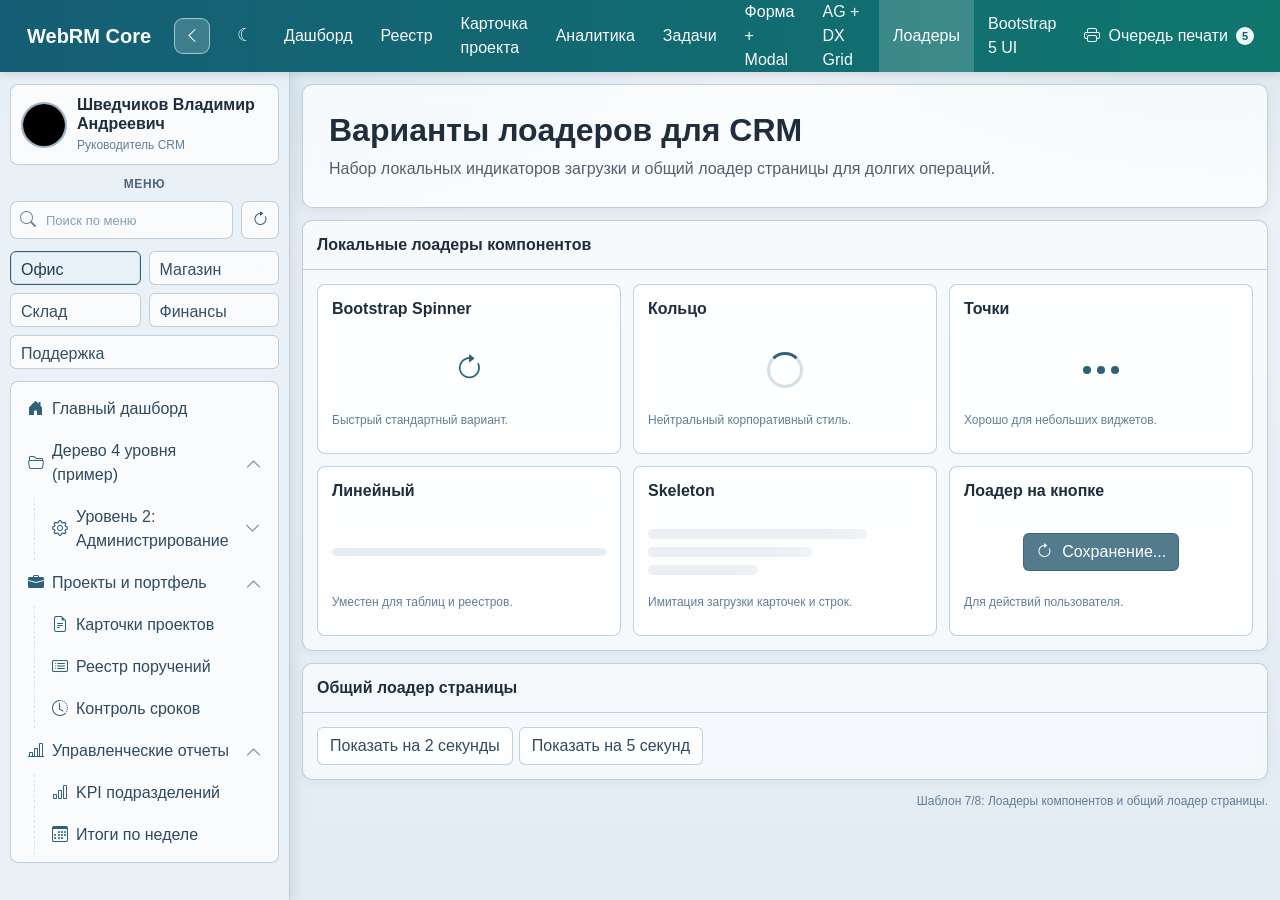
<file: 07-loaders.html>
﻿<!DOCTYPE html>
<html lang="ru">
<head>
  <meta charset="UTF-8">
  <meta name="viewport" content="width=device-width, initial-scale=1.0">
  <title>WebRM Core - Лоадеры</title>
  <link rel="stylesheet" href="https://cdn.jsdelivr.net/npm/bootstrap@5.3.8/dist/css/bootstrap.min.css">
  <link rel="stylesheet" href="https://cdn.jsdelivr.net/npm/bootstrap-icons@1.11.3/font/bootstrap-icons.min.css">
  <link rel="stylesheet" href="./bootstrap-codex.css?v=20260315-dark2">
</head>
<body class="wrm-body">
  <nav class="navbar navbar-default wrm-navbar">
    <div class="container-fluid">
      <div class="navbar-header">
        <a class="navbar-brand" href="./01-dashboard.html">WebRM Core</a>
      </div>
      <ul class="nav navbar-nav navbar-right">
        <li><a href="./01-dashboard.html">Дашборд</a></li>
        <li><a href="./02-registry.html">Реестр</a></li>
        <li><a href="./03-project-card.html">Карточка проекта</a></li>
        <li><a href="./04-analytics.html">Аналитика</a></li>
        <li><a href="./05-workflow.html">Задачи</a></li>
        <li><a href="./06-form-modal-bootstrap.html">Форма + Modal</a></li>
        <li><a href="./08-grid-master-detail.html">AG + DX Grid</a></li>
        <li class="active"><a href="./07-loaders.html">Лоадеры</a></li>
        <li><a href="./09-bootstrap-components.html">Bootstrap 5 UI</a></li>
      </ul>
    </div>
  </nav>

  <div class="container-fluid wrm-container">
    <div class="wrm-jumbotron">
      <h1>Варианты лоадеров для CRM</h1>
      <p>Набор локальных индикаторов загрузки и общий лоадер страницы для долгих операций.</p>
    </div>

    <div class="panel panel-default wrm-panel">
      <div class="panel-heading">Локальные лоадеры компонентов</div>
      <div class="panel-body">
        <div class="wrm-loader-grid">
          <div class="wrm-loader-card">
            <h4 class="wrm-loader-title">Bootstrap Spinner</h4>
            <div class="wrm-loader-center">
              <span class="bi bi-arrow-clockwise wrm-spin-icon" aria-label="Загрузка"></span>
            </div>
            <div class="wrm-loader-note">Быстрый стандартный вариант.</div>
          </div>

          <div class="wrm-loader-card">
            <h4 class="wrm-loader-title">Кольцо</h4>
            <div class="wrm-loader-center">
              <div class="wrm-ring-loader" aria-label="Загрузка"></div>
            </div>
            <div class="wrm-loader-note">Нейтральный корпоративный стиль.</div>
          </div>

          <div class="wrm-loader-card">
            <h4 class="wrm-loader-title">Точки</h4>
            <div class="wrm-loader-center">
              <div class="wrm-dots-loader" aria-label="Загрузка">
                <span></span><span></span><span></span>
              </div>
            </div>
            <div class="wrm-loader-note">Хорошо для небольших виджетов.</div>
          </div>

          <div class="wrm-loader-card">
            <h4 class="wrm-loader-title">Линейный</h4>
            <div class="wrm-loader-center" style="width:100%;">
              <div class="wrm-loader-bar"></div>
            </div>
            <div class="wrm-loader-note">Уместен для таблиц и реестров.</div>
          </div>

          <div class="wrm-loader-card">
            <h4 class="wrm-loader-title">Skeleton</h4>
            <div class="wrm-loader-center" style="width:100%;">
              <div class="wrm-skeleton">
                <div class="wrm-skeleton-line w80"></div>
                <div class="wrm-skeleton-line w60"></div>
                <div class="wrm-skeleton-line w40"></div>
              </div>
            </div>
            <div class="wrm-loader-note">Имитация загрузки карточек и строк.</div>
          </div>

          <div class="wrm-loader-card">
            <h4 class="wrm-loader-title">Лоадер на кнопке</h4>
            <div class="wrm-loader-center">
              <button type="button" class="btn btn-primary wrm-btn-loading">
                <span class="bi bi-arrow-clockwise"></span> Сохранение...
              </button>
            </div>
            <div class="wrm-loader-note">Для действий пользователя.</div>
          </div>
        </div>
      </div>
    </div>

    <div class="panel panel-default wrm-panel">
      <div class="panel-heading">Общий лоадер страницы</div>
      <div class="panel-body">
        <div class="wrm-btn-demo">
          <button class="btn btn-default" id="show-loader-2s">Показать на 2 секунды</button>
          <button class="btn btn-default" id="show-loader-5s">Показать на 5 секунд</button>
        </div>
      </div>
    </div>

    <div class="wrm-footer-note">Шаблон 7/8: Лоадеры компонентов и общий лоадер страницы.</div>
  </div>

  <div class="wrm-page-loader" id="globalPageLoader" aria-live="polite" aria-busy="true">
    <div class="wrm-page-loader-box">
      <div class="wrm-ring-loader" style="margin: 0 auto;"></div>
      <p>Загрузка данных, пожалуйста подождите...</p>
    </div>
  </div>

  <script>
    (function () {
      var overlay = document.getElementById("globalPageLoader");
      var btn2 = document.getElementById("show-loader-2s");
      var btn5 = document.getElementById("show-loader-5s");

      function showLoader() {
        overlay.classList.add("show");
      }

      function hideLoader() {
        overlay.classList.remove("show");
      }

      function showFor(ms) {
        showLoader();
        setTimeout(hideLoader, ms);
      }

      btn2.addEventListener("click", function () { showFor(2000); });
      btn5.addEventListener("click", function () { showFor(5000); });
    })();
  </script>
  <script src="./sidebar-codex.js"></script>
</body>
</html>
</file>
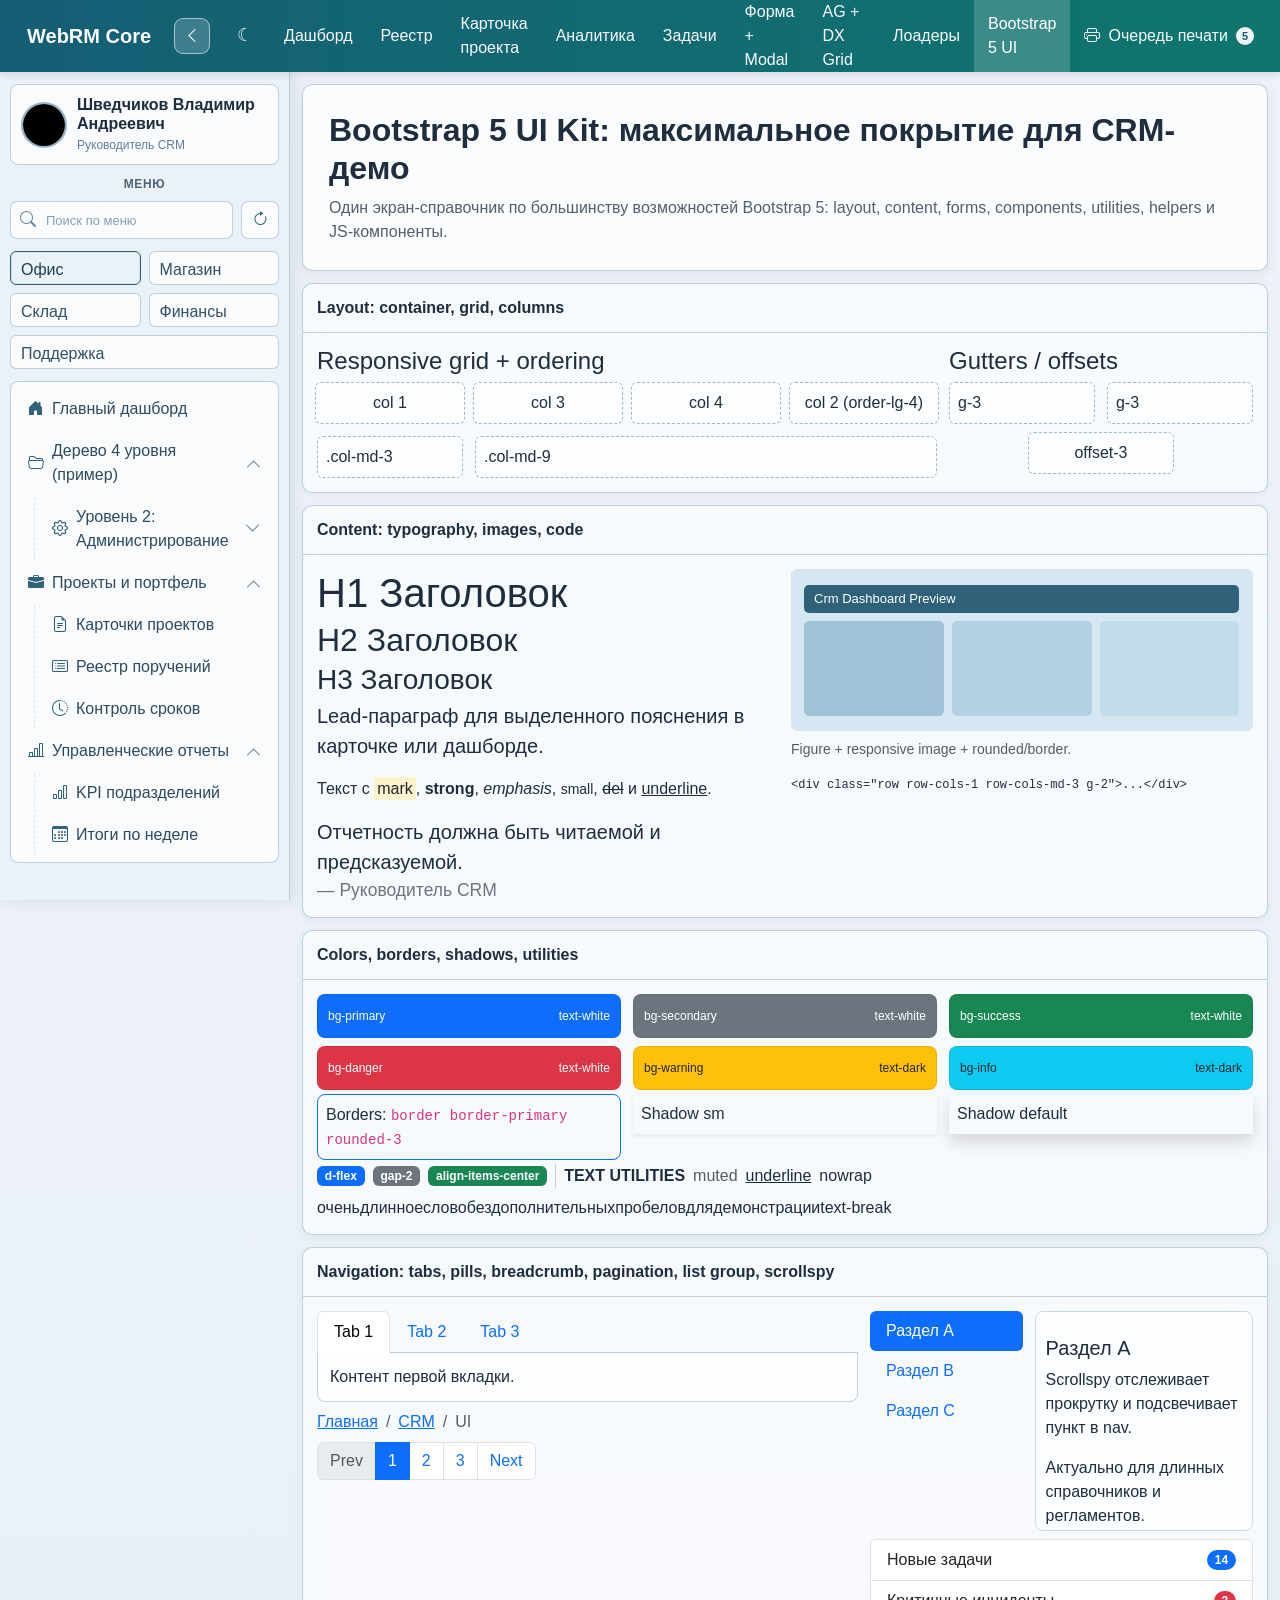
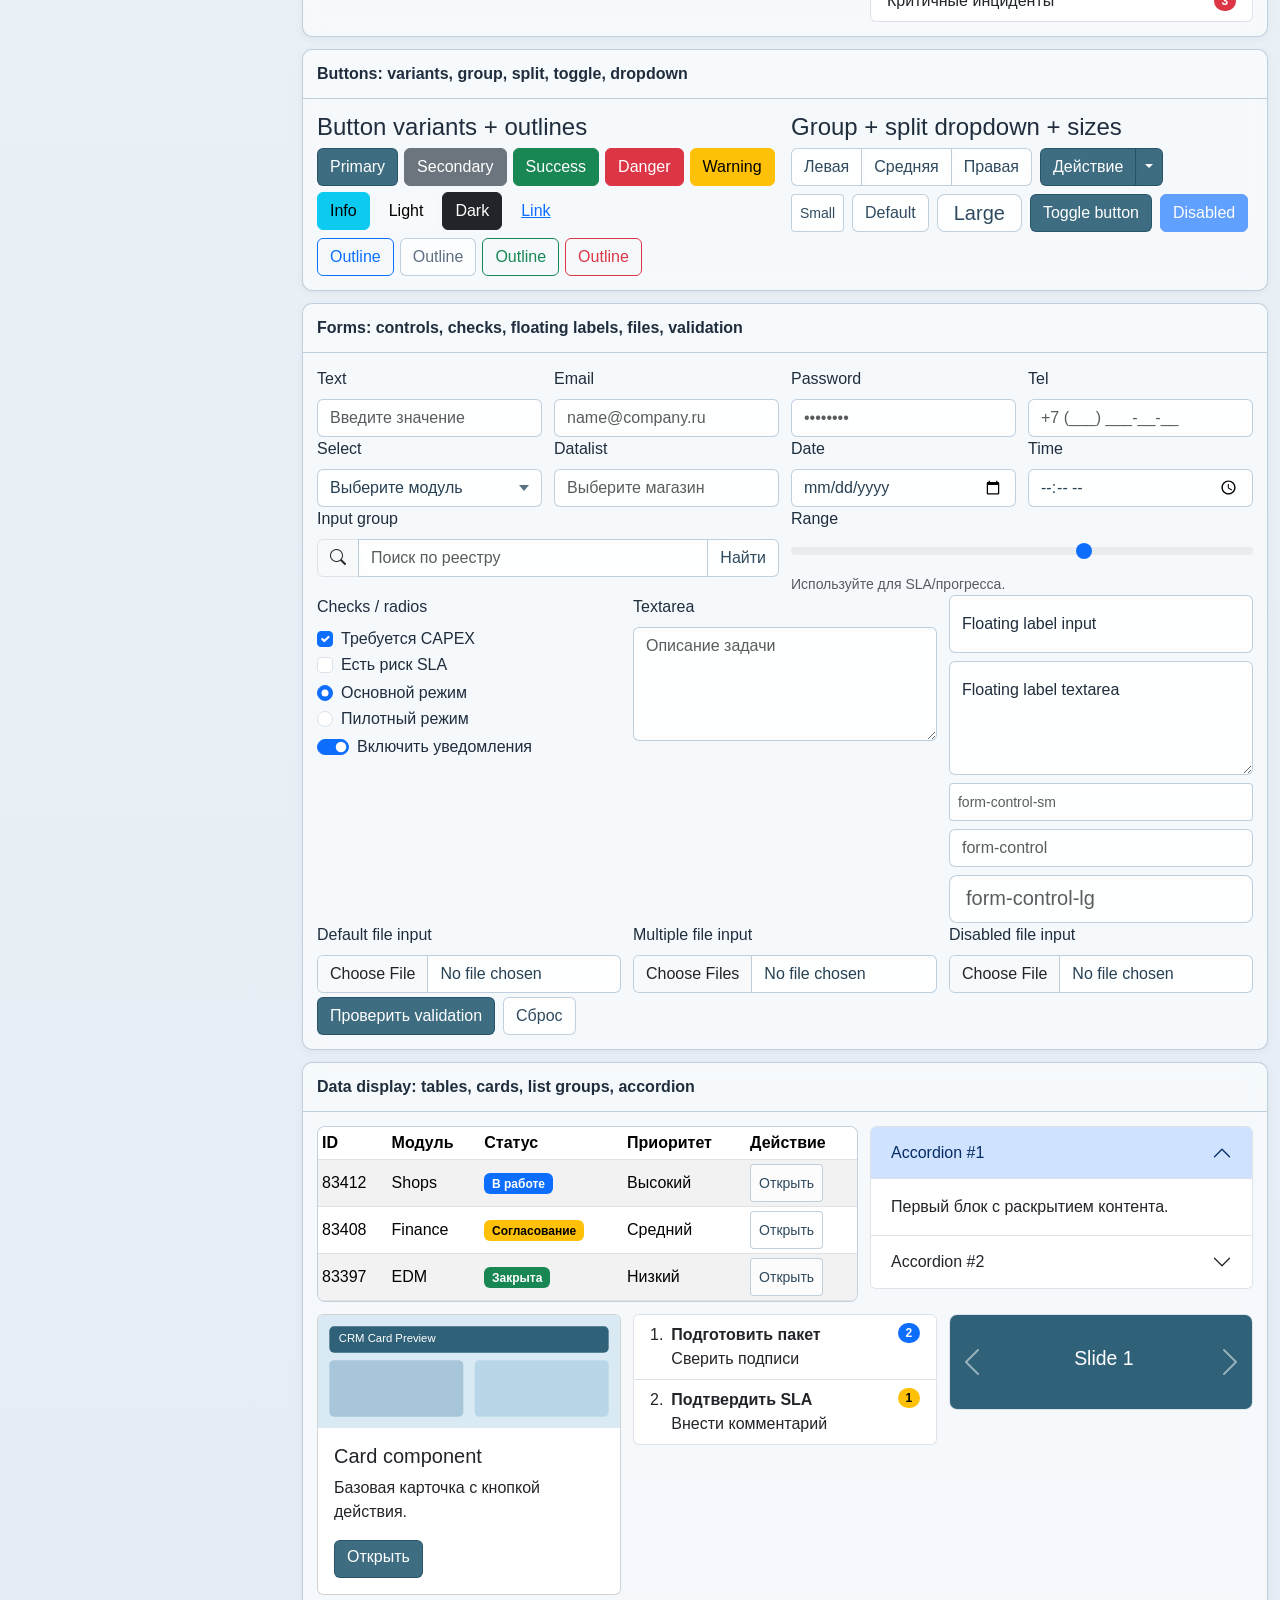
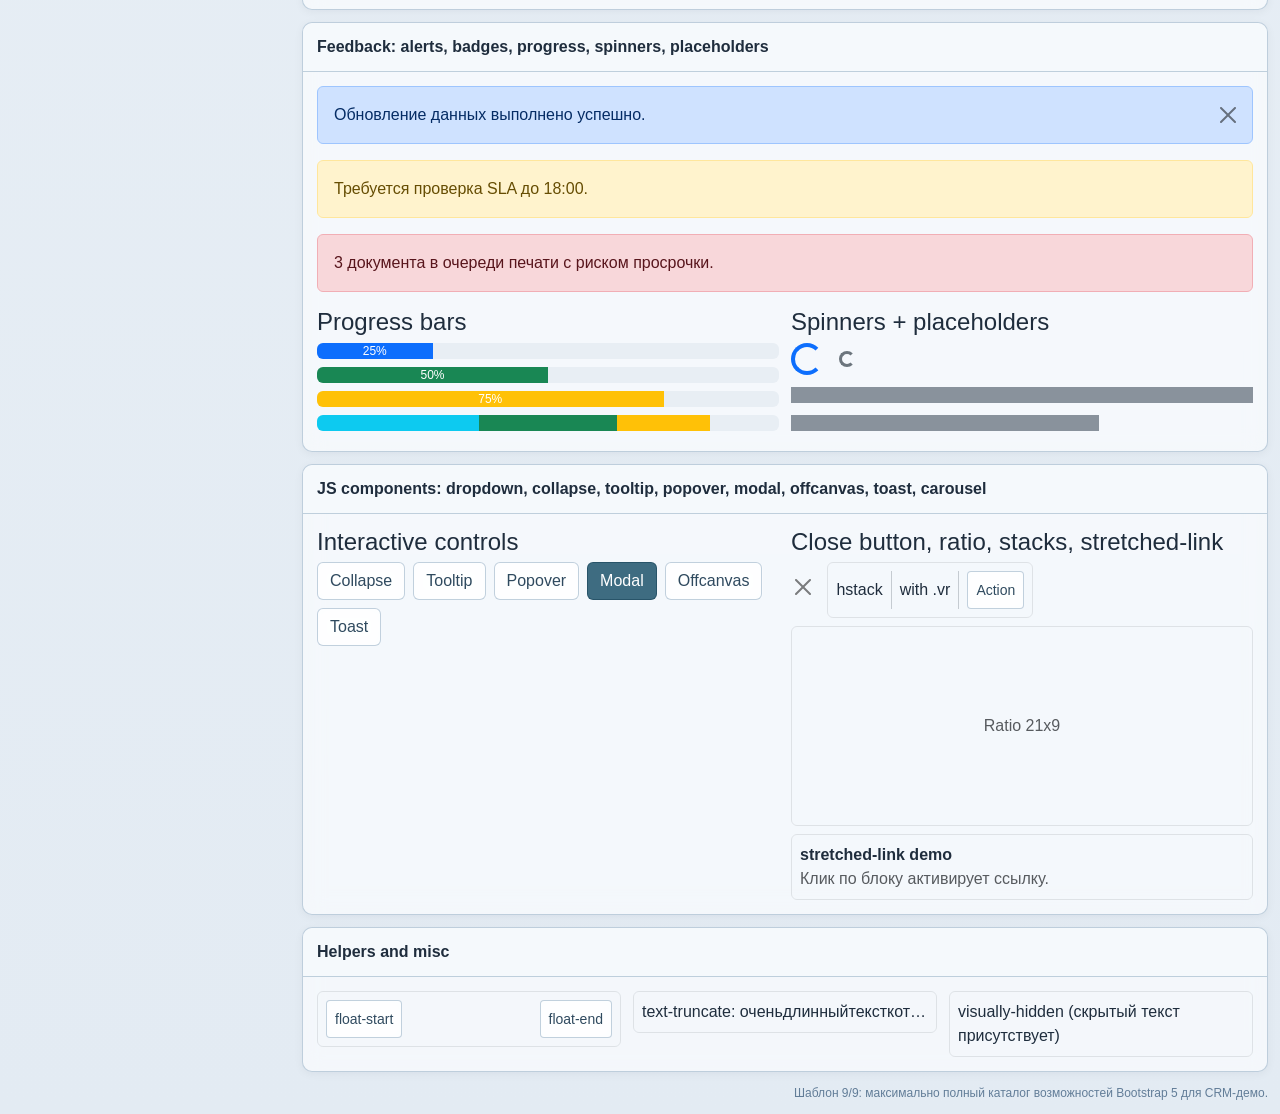
<file: 09-bootstrap-components.html>
﻿<!DOCTYPE html>
<html lang="ru">
<head>
  <meta charset="UTF-8">
  <meta name="viewport" content="width=device-width, initial-scale=1.0">
  <title>WebRM Core - Bootstrap 5 UI</title>
  <link rel="stylesheet" href="https://cdn.jsdelivr.net/npm/bootstrap@5.3.8/dist/css/bootstrap.min.css">
  <link rel="stylesheet" href="https://cdn.jsdelivr.net/npm/bootstrap-icons@1.11.3/font/bootstrap-icons.min.css">
  <link rel="stylesheet" href="./bootstrap-codex.css?v=20260315-dark2">
  <style>
    .wrm-bs-swatch { border: 1px solid rgba(0,0,0,.08); border-radius: 8px; padding: 10px; display: flex; align-items: center; justify-content: space-between; font-size: 12px; min-height: 44px; }
    .wrm-bs-helper-box { border: 1px dashed #9db7cb; border-radius: 6px; padding: 8px; background: rgba(255,255,255,.55); }
    .wrm-bs-code { font-family: Consolas, "Courier New", monospace; font-size: 12px; }
    .wrm-bs-scrollspy { position: relative; height: 220px; overflow: auto; border: 1px solid #c7d8e6; border-radius: 8px; padding: 10px; background: rgba(255,255,255,.6); }
    .wrm-bs-scrollspy h5 { margin-top: 14px; }
    .vr { opacity: .22; }
  </style>
</head>
<body class="wrm-body">
  <nav class="navbar navbar-default wrm-navbar">
    <div class="container-fluid">
      <div class="navbar-header">
        <a class="navbar-brand" href="./01-dashboard.html">WebRM Core</a>
      </div>
      <ul class="nav navbar-nav navbar-right">
        <li><a href="./01-dashboard.html">Дашборд</a></li>
        <li><a href="./02-registry.html">Реестр</a></li>
        <li><a href="./03-project-card.html">Карточка проекта</a></li>
        <li><a href="./04-analytics.html">Аналитика</a></li>
        <li><a href="./05-workflow.html">Задачи</a></li>
        <li><a href="./06-form-modal-bootstrap.html">Форма + Modal</a></li>
        <li><a href="./08-grid-master-detail.html">AG + DX Grid</a></li>
        <li><a href="./07-loaders.html">Лоадеры</a></li>
        <li class="active"><a href="./09-bootstrap-components.html">Bootstrap 5 UI</a></li>
      </ul>
    </div>
  </nav>

  <div class="container-fluid wrm-container">
    <div class="wrm-jumbotron">
      <h1>Bootstrap 5 UI Kit: максимальное покрытие для CRM-демо</h1>
      <p>Один экран-справочник по большинству возможностей Bootstrap 5: layout, content, forms, components, utilities, helpers и JS-компоненты.</p>
    </div>

    <div class="panel panel-default wrm-panel">
      <div class="panel-heading">Layout: container, grid, columns</div>
      <div class="panel-body wrm-stack-rows">
        <div class="row wrm-stack-gap-md">
          <div class="col-lg-8 col-sm-12">
            <h4 class="wrm-heading">Responsive grid + ordering</h4>
            <div class="row row-cols-1 row-cols-sm-2 row-cols-lg-4 g-2">
              <div class="col"><div class="wrm-bs-helper-box text-center">col 1</div></div>
              <div class="col order-lg-4"><div class="wrm-bs-helper-box text-center">col 2 (order-lg-4)</div></div>
              <div class="col"><div class="wrm-bs-helper-box text-center">col 3</div></div>
              <div class="col"><div class="wrm-bs-helper-box text-center">col 4</div></div>
            </div>
            <div class="row g-2 mt-1">
              <div class="col-md-3"><div class="wrm-bs-helper-box">.col-md-3</div></div>
              <div class="col-md-9"><div class="wrm-bs-helper-box">.col-md-9</div></div>
            </div>
          </div>
          <div class="col-lg-4 col-sm-12">
            <h4 class="wrm-heading">Gutters / offsets</h4>
            <div class="row g-3">
              <div class="col-6"><div class="wrm-bs-helper-box">g-3</div></div>
              <div class="col-6"><div class="wrm-bs-helper-box">g-3</div></div>
            </div>
            <div class="row mt-2">
              <div class="col-6 offset-3"><div class="wrm-bs-helper-box text-center">offset-3</div></div>
            </div>
          </div>
        </div>
      </div>
    </div>

    <div class="panel panel-default wrm-panel">
      <div class="panel-heading">Content: typography, images, code</div>
      <div class="panel-body wrm-stack-rows">
        <div class="row wrm-stack-gap-md">
          <div class="col-lg-6 col-sm-12">
            <h1 class="mb-1">H1 Заголовок</h1>
            <h2 class="mb-1">H2 Заголовок</h2>
            <h3 class="mb-1">H3 Заголовок</h3>
            <p class="lead">Lead-параграф для выделенного пояснения в карточке или дашборде.</p>
            <p>Текст с <mark>mark</mark>, <strong>strong</strong>, <em>emphasis</em>, <small>small</small>, <del>del</del> и <u>underline</u>.</p>
            <blockquote class="blockquote mb-0">
              <p>Отчетность должна быть читаемой и предсказуемой.</p>
              <footer class="blockquote-footer">Руководитель CRM</footer>
            </blockquote>
          </div>
          <div class="col-lg-6 col-sm-12">
            <figure class="figure w-100">
              <img alt="crm figure" class="figure-img img-fluid rounded border" src="data:image/svg+xml;utf8,%3Csvg xmlns='http://www.w3.org/2000/svg' viewBox='0 0 920 320'%3E%3Crect width='920' height='320' fill='%23d4e7f3'/%3E%3Crect x='24' y='30' width='870' height='56' rx='10' fill='%232f6178'/%3E%3Crect x='24' y='102' width='280' height='190' rx='10' fill='%239fc2d7'/%3E%3Crect x='320' y='102' width='280' height='190' rx='10' fill='%23b4d1e3'/%3E%3Crect x='616' y='102' width='278' height='190' rx='10' fill='%23c3dceb'/%3E%3Ctext x='44' y='66' font-family='Arial' font-size='26' fill='white'%3ECrm%20Dashboard%20Preview%3C/text%3E%3C/svg%3E">
              <figcaption class="figure-caption">Figure + responsive image + rounded/border.</figcaption>
            </figure>
            <pre class="wrm-bs-code mb-0"><code>&lt;div class="row row-cols-1 row-cols-md-3 g-2"&gt;...&lt;/div&gt;</code></pre>
          </div>
        </div>
      </div>
    </div>

    <div class="panel panel-default wrm-panel">
      <div class="panel-heading">Colors, borders, shadows, utilities</div>
      <div class="panel-body wrm-stack-rows">
        <div class="row g-2">
          <div class="col-lg-4 col-md-6"><div class="wrm-bs-swatch bg-primary text-white"><span>bg-primary</span><span>text-white</span></div></div>
          <div class="col-lg-4 col-md-6"><div class="wrm-bs-swatch bg-secondary text-white"><span>bg-secondary</span><span>text-white</span></div></div>
          <div class="col-lg-4 col-md-6"><div class="wrm-bs-swatch bg-success text-white"><span>bg-success</span><span>text-white</span></div></div>
          <div class="col-lg-4 col-md-6"><div class="wrm-bs-swatch bg-danger text-white"><span>bg-danger</span><span>text-white</span></div></div>
          <div class="col-lg-4 col-md-6"><div class="wrm-bs-swatch bg-warning text-dark"><span>bg-warning</span><span>text-dark</span></div></div>
          <div class="col-lg-4 col-md-6"><div class="wrm-bs-swatch bg-info text-dark"><span>bg-info</span><span>text-dark</span></div></div>
        </div>
        <div class="row wrm-stack-gap-md mt-1">
          <div class="col-lg-4 col-sm-12"><div class="p-2 border border-primary rounded-3">Borders: <code>border border-primary rounded-3</code></div></div>
          <div class="col-lg-4 col-sm-12"><div class="p-2 shadow-sm">Shadow sm</div></div>
          <div class="col-lg-4 col-sm-12"><div class="p-2 shadow">Shadow default</div></div>
        </div>
        <div class="d-flex flex-wrap align-items-center gap-2 mt-1">
          <span class="badge text-bg-primary">d-flex</span>
          <span class="badge text-bg-secondary">gap-2</span>
          <span class="badge text-bg-success">align-items-center</span>
          <div class="vr"></div>
          <span class="text-uppercase fw-semibold">text utilities</span>
          <span class="text-muted">muted</span>
          <span class="text-decoration-underline">underline</span>
          <span class="text-nowrap">nowrap</span>
          <span class="text-break">оченьдлинноесловобездополнительныхпробеловдлядемонстрацииtext-break</span>
        </div>
      </div>
    </div>

    <div class="panel panel-default wrm-panel">
      <div class="panel-heading">Navigation: tabs, pills, breadcrumb, pagination, list group, scrollspy</div>
      <div class="panel-body wrm-stack-rows">
        <div class="row wrm-stack-gap-md">
          <div class="col-lg-7 col-sm-12">
            <ul class="nav nav-tabs" role="tablist">
              <li class="nav-item" role="presentation"><button class="nav-link active" data-bs-toggle="tab" data-bs-target="#nt1" type="button">Tab 1</button></li>
              <li class="nav-item" role="presentation"><button class="nav-link" data-bs-toggle="tab" data-bs-target="#nt2" type="button">Tab 2</button></li>
              <li class="nav-item" role="presentation"><button class="nav-link" data-bs-toggle="tab" data-bs-target="#nt3" type="button">Tab 3</button></li>
            </ul>
            <div class="tab-content wrm-tab-content">
              <div class="tab-pane show active" id="nt1">Контент первой вкладки.</div>
              <div class="tab-pane" id="nt2">
                <ul class="nav nav-pills">
                  <li class="nav-item"><a class="nav-link active" href="#">Сегодня</a></li>
                  <li class="nav-item"><a class="nav-link" href="#">Неделя</a></li>
                  <li class="nav-item"><a class="nav-link" href="#">Месяц</a></li>
                </ul>
              </div>
              <div class="tab-pane" id="nt3">Пример nav/tab + pills.</div>
            </div>

            <nav aria-label="breadcrumb" class="mt-2">
              <ol class="breadcrumb mb-2">
                <li class="breadcrumb-item"><a href="#">Главная</a></li>
                <li class="breadcrumb-item"><a href="#">CRM</a></li>
                <li class="breadcrumb-item active" aria-current="page">UI</li>
              </ol>
            </nav>
            <ul class="pagination mb-0">
              <li class="page-item disabled"><a class="page-link" href="#">Prev</a></li>
              <li class="page-item active"><a class="page-link" href="#">1</a></li>
              <li class="page-item"><a class="page-link" href="#">2</a></li>
              <li class="page-item"><a class="page-link" href="#">3</a></li>
              <li class="page-item"><a class="page-link" href="#">Next</a></li>
            </ul>
          </div>
          <div class="col-lg-5 col-sm-12">
            <div class="row g-2">
              <div class="col-5">
                <nav id="spyNav" class="nav nav-pills flex-column">
                  <a class="nav-link active" href="#spy-a">Раздел A</a>
                  <a class="nav-link" href="#spy-b">Раздел B</a>
                  <a class="nav-link" href="#spy-c">Раздел C</a>
                </nav>
              </div>
              <div class="col-7">
                <div id="spyScroll" class="wrm-bs-scrollspy" data-bs-spy="scroll" data-bs-target="#spyNav" data-bs-smooth-scroll="true" tabindex="0">
                  <h5 id="spy-a">Раздел A</h5>
                  <p>Scrollspy отслеживает прокрутку и подсвечивает пункт в nav.</p>
                  <p>Актуально для длинных справочников и регламентов.</p>
                  <h5 id="spy-b">Раздел B</h5>
                  <p>Используется в help-страницах и руководствах пользователя.</p>
                  <p>Поддерживается через data API и JS API.</p>
                  <h5 id="spy-c">Раздел C</h5>
                  <p>Работает внутри контейнера с фиксированной высотой и overflow.</p>
                </div>
              </div>
            </div>
            <ul class="list-group mt-2">
              <li class="list-group-item d-flex justify-content-between align-items-center">Новые задачи <span class="badge text-bg-primary rounded-pill">14</span></li>
              <li class="list-group-item d-flex justify-content-between align-items-center">Критичные инциденты <span class="badge text-bg-danger rounded-pill">3</span></li>
            </ul>
          </div>
        </div>
      </div>
    </div>

    <div class="panel panel-default wrm-panel wrm-panel-overflow-visible">
      <div class="panel-heading">Buttons: variants, group, split, toggle, dropdown</div>
      <div class="panel-body wrm-stack-rows">
        <div class="row wrm-stack-gap-md">
          <div class="col-lg-6 col-sm-12">
            <h4 class="wrm-heading">Button variants + outlines</h4>
            <div class="wrm-btn-demo">
              <button type="button" class="btn btn-primary">Primary</button>
              <button type="button" class="btn btn-secondary">Secondary</button>
              <button type="button" class="btn btn-success">Success</button>
              <button type="button" class="btn btn-danger">Danger</button>
              <button type="button" class="btn btn-warning">Warning</button>
              <button type="button" class="btn btn-info">Info</button>
              <button type="button" class="btn btn-light">Light</button>
              <button type="button" class="btn btn-dark">Dark</button>
              <button type="button" class="btn btn-link">Link</button>
            </div>
            <div class="wrm-btn-demo mt-2">
              <button type="button" class="btn btn-outline-primary">Outline</button>
              <button type="button" class="btn btn-outline-secondary">Outline</button>
              <button type="button" class="btn btn-outline-success">Outline</button>
              <button type="button" class="btn btn-outline-danger">Outline</button>
            </div>
          </div>
          <div class="col-lg-6 col-sm-12">
            <h4 class="wrm-heading">Group + split dropdown + sizes</h4>
            <div class="btn-toolbar gap-2 mb-2" role="toolbar">
              <div class="btn-group" role="group">
                <button type="button" class="btn btn-default">Левая</button>
                <button type="button" class="btn btn-default">Средняя</button>
                <button type="button" class="btn btn-default">Правая</button>
              </div>
              <div class="btn-group" role="group">
                <button type="button" class="btn btn-primary">Действие</button>
                <button type="button" class="btn btn-primary dropdown-toggle dropdown-toggle-split" data-bs-toggle="dropdown" aria-expanded="false"></button>
                <ul class="dropdown-menu">
                  <li><a class="dropdown-item" href="#">Создать</a></li>
                  <li><a class="dropdown-item" href="#">Клонировать</a></li>
                  <li><hr class="dropdown-divider"></li>
                  <li><a class="dropdown-item" href="#">Удалить</a></li>
                </ul>
              </div>
            </div>
            <div class="d-flex align-items-center flex-wrap gap-2">
              <button type="button" class="btn btn-sm btn-default">Small</button>
              <button type="button" class="btn btn-default">Default</button>
              <button type="button" class="btn btn-lg btn-default">Large</button>
              <button type="button" class="btn btn-primary" data-bs-toggle="button">Toggle button</button>
              <button type="button" class="btn btn-primary" disabled>Disabled</button>
            </div>
          </div>
        </div>
      </div>
    </div>

    <div class="panel panel-default wrm-panel">
      <div class="panel-heading">Forms: controls, checks, floating labels, files, validation</div>
      <div class="panel-body wrm-stack-rows">
        <form class="needs-validation" novalidate>
          <div class="row wrm-stack-gap-md">
            <div class="col-lg-3 col-md-6 col-sm-12">
              <label class="form-label" for="fText">Text</label>
              <input id="fText" class="form-control" type="text" placeholder="Введите значение" required>
              <div class="invalid-feedback">Обязательное поле.</div>
            </div>
            <div class="col-lg-3 col-md-6 col-sm-12">
              <label class="form-label" for="fEmail">Email</label>
              <input id="fEmail" class="form-control" type="email" placeholder="name@company.ru" required>
            </div>
            <div class="col-lg-3 col-md-6 col-sm-12">
              <label class="form-label" for="fPassword">Password</label>
              <input id="fPassword" class="form-control" type="password" placeholder="••••••••">
            </div>
            <div class="col-lg-3 col-md-6 col-sm-12">
              <label class="form-label" for="fTel">Tel</label>
              <input id="fTel" class="form-control" type="tel" placeholder="+7 (___) ___-__-__">
            </div>
          </div>

          <div class="row wrm-stack-gap-md">
            <div class="col-lg-3 col-md-6 col-sm-12">
              <label class="form-label" for="fSelect">Select</label>
              <select id="fSelect" class="form-control" required>
                <option value="">Выберите модуль</option>
                <option>Shops</option>
                <option>Finance</option>
                <option>EDM</option>
              </select>
            </div>
            <div class="col-lg-3 col-md-6 col-sm-12">
              <label class="form-label" for="fDatalist">Datalist</label>
              <input id="fDatalist" class="form-control" list="listStores" placeholder="Выберите магазин">
              <datalist id="listStores">
                <option value="Магазин 001"></option>
                <option value="Магазин 014"></option>
                <option value="Магазин 075"></option>
              </datalist>
            </div>
            <div class="col-lg-3 col-md-6 col-sm-12">
              <label class="form-label" for="fDate">Date</label>
              <input id="fDate" class="form-control" type="date">
            </div>
            <div class="col-lg-3 col-md-6 col-sm-12">
              <label class="form-label" for="fTime">Time</label>
              <input id="fTime" class="form-control" type="time">
            </div>
          </div>
          <div class="row wrm-stack-gap-md">
            <div class="col-lg-6 col-sm-12">
              <label class="form-label" for="fInputGroup">Input group</label>
              <div class="input-group">
                <span class="input-group-text"><i class="bi bi-search"></i></span>
                <input id="fInputGroup" type="text" class="form-control" placeholder="Поиск по реестру">
                <button class="btn btn-default" type="button">Найти</button>
              </div>
            </div>
            <div class="col-lg-6 col-sm-12">
              <label class="form-label" for="fRange">Range</label>
              <input type="range" class="form-range" id="fRange" min="0" max="100" value="64">
              <div class="form-text">Используйте для SLA/прогресса.</div>
            </div>
          </div>

          <div class="row wrm-stack-gap-md">
            <div class="col-lg-4 col-sm-12">
              <label class="form-label">Checks / radios</label>
              <div class="form-check"><input class="form-check-input" type="checkbox" id="fCheck1" checked><label class="form-check-label" for="fCheck1">Требуется CAPEX</label></div>
              <div class="form-check"><input class="form-check-input" type="checkbox" id="fCheck2"><label class="form-check-label" for="fCheck2">Есть риск SLA</label></div>
              <div class="form-check mt-1"><input class="form-check-input" type="radio" name="fRadio" id="fRadio1" checked><label class="form-check-label" for="fRadio1">Основной режим</label></div>
              <div class="form-check"><input class="form-check-input" type="radio" name="fRadio" id="fRadio2"><label class="form-check-label" for="fRadio2">Пилотный режим</label></div>
              <div class="form-check form-switch mt-1"><input class="form-check-input" type="checkbox" role="switch" id="fSwitch1" checked><label class="form-check-label" for="fSwitch1">Включить уведомления</label></div>
            </div>
            <div class="col-lg-4 col-sm-12">
              <label class="form-label" for="fTextarea">Textarea</label>
              <textarea id="fTextarea" class="form-control" rows="6" placeholder="Описание задачи"></textarea>
            </div>
            <div class="col-lg-4 col-sm-12">
              <div class="form-floating mb-2">
                <input type="text" class="form-control" id="floatingInput" placeholder="name@example.com">
                <label for="floatingInput">Floating label input</label>
              </div>
              <div class="form-floating mb-2">
                <textarea class="form-control" placeholder="Комментарий" id="floatingTextarea"></textarea>
                <label for="floatingTextarea">Floating label textarea</label>
              </div>
              <input class="form-control form-control-sm mb-2" type="text" placeholder="form-control-sm">
              <input class="form-control mb-2" type="text" placeholder="form-control">
              <input class="form-control form-control-lg" type="text" placeholder="form-control-lg">
            </div>
          </div>

          <div class="row wrm-stack-gap-md">
            <div class="col-lg-4 col-sm-12">
              <label class="form-label" for="fileDefault">Default file input</label>
              <input class="form-control" type="file" id="fileDefault">
            </div>
            <div class="col-lg-4 col-sm-12">
              <label class="form-label" for="fileMulti">Multiple file input</label>
              <input class="form-control" type="file" id="fileMulti" multiple>
            </div>
            <div class="col-lg-4 col-sm-12">
              <label class="form-label" for="fileDisabled">Disabled file input</label>
              <input class="form-control" type="file" id="fileDisabled" disabled>
            </div>
          </div>

          <div class="d-flex flex-wrap gap-2 mt-1">
            <button class="btn btn-primary" type="submit">Проверить validation</button>
            <button class="btn btn-default" type="reset">Сброс</button>
          </div>
        </form>
      </div>
    </div>

    <div class="panel panel-default wrm-panel">
      <div class="panel-heading">Data display: tables, cards, list groups, accordion</div>
      <div class="panel-body wrm-stack-rows">
        <div class="row wrm-stack-gap-md">
          <div class="col-lg-7 col-sm-12">
            <div class="table-responsive wrm-table-wrap">
              <table class="table table-striped table-hover table-sm align-middle mb-0">
                <thead>
                  <tr>
                    <th>ID</th>
                    <th>Модуль</th>
                    <th>Статус</th>
                    <th>Приоритет</th>
                    <th>Действие</th>
                  </tr>
                </thead>
                <tbody>
                  <tr><td>83412</td><td>Shops</td><td><span class="badge text-bg-primary">В работе</span></td><td>Высокий</td><td><button class="btn btn-sm btn-default">Открыть</button></td></tr>
                  <tr><td>83408</td><td>Finance</td><td><span class="badge text-bg-warning">Согласование</span></td><td>Средний</td><td><button class="btn btn-sm btn-default">Открыть</button></td></tr>
                  <tr><td>83397</td><td>EDM</td><td><span class="badge text-bg-success">Закрыта</span></td><td>Низкий</td><td><button class="btn btn-sm btn-default">Открыть</button></td></tr>
                </tbody>
              </table>
            </div>
          </div>
          <div class="col-lg-5 col-sm-12">
            <div class="accordion" id="accDemo">
              <div class="accordion-item">
                <h2 class="accordion-header" id="accH1"><button class="accordion-button" type="button" data-bs-toggle="collapse" data-bs-target="#acc1">Accordion #1</button></h2>
                <div id="acc1" class="accordion-collapse collapse show" data-bs-parent="#accDemo"><div class="accordion-body">Первый блок с раскрытием контента.</div></div>
              </div>
              <div class="accordion-item">
                <h2 class="accordion-header" id="accH2"><button class="accordion-button collapsed" type="button" data-bs-toggle="collapse" data-bs-target="#acc2">Accordion #2</button></h2>
                <div id="acc2" class="accordion-collapse collapse" data-bs-parent="#accDemo"><div class="accordion-body">Второй блок с раскрытием контента.</div></div>
              </div>
            </div>
          </div>
        </div>

        <div class="row wrm-stack-gap-md">
          <div class="col-lg-4 col-sm-12">
            <div class="card">
              <img alt="card image" class="card-img-top" src="data:image/svg+xml;utf8,%3Csvg xmlns='http://www.w3.org/2000/svg' viewBox='0 0 640 240'%3E%3Crect width='640' height='240' fill='%23d9eaf4'/%3E%3Crect x='24' y='24' width='592' height='56' rx='10' fill='%232f6178'/%3E%3Crect x='24' y='96' width='284' height='120' rx='10' fill='%23a7c6d9'/%3E%3Crect x='332' y='96' width='284' height='120' rx='10' fill='%23b7d7e8'/%3E%3Ctext x='44' y='58' font-family='Arial' font-size='24' fill='white'%3ECRM%20Card%20Preview%3C/text%3E%3C/svg%3E">
              <div class="card-body">
                <h5 class="card-title">Card component</h5>
                <p class="card-text">Базовая карточка с кнопкой действия.</p>
                <a href="#" class="btn btn-primary">Открыть</a>
              </div>
            </div>
          </div>
          <div class="col-lg-4 col-sm-12">
            <ul class="list-group list-group-numbered">
              <li class="list-group-item d-flex justify-content-between align-items-start"><div class="ms-2 me-auto"><div class="fw-semibold">Подготовить пакет</div>Сверить подписи</div><span class="badge text-bg-primary rounded-pill">2</span></li>
              <li class="list-group-item d-flex justify-content-between align-items-start"><div class="ms-2 me-auto"><div class="fw-semibold">Подтвердить SLA</div>Внести комментарий</div><span class="badge text-bg-warning rounded-pill">1</span></li>
            </ul>
          </div>
          <div class="col-lg-4 col-sm-12">
            <div class="carousel slide" id="miniCarousel" data-bs-ride="carousel">
              <div class="carousel-inner rounded-3 overflow-hidden border">
                <div class="carousel-item active"><img class="d-block w-100" alt="slide 1" src="data:image/svg+xml;utf8,%3Csvg xmlns='http://www.w3.org/2000/svg' viewBox='0 0 900 280'%3E%3Crect width='900' height='280' fill='%232f6178'/%3E%3Ctext x='370' y='150' font-family='Arial' font-size='58' fill='white'%3ESlide%201%3C/text%3E%3C/svg%3E"></div>
                <div class="carousel-item"><img class="d-block w-100" alt="slide 2" src="data:image/svg+xml;utf8,%3Csvg xmlns='http://www.w3.org/2000/svg' viewBox='0 0 900 280'%3E%3Crect width='900' height='280' fill='%233f7fba'/%3E%3Ctext x='370' y='150' font-family='Arial' font-size='58' fill='white'%3ESlide%202%3C/text%3E%3C/svg%3E"></div>
              </div>
              <button class="carousel-control-prev" type="button" data-bs-target="#miniCarousel" data-bs-slide="prev"><span class="carousel-control-prev-icon"></span></button>
              <button class="carousel-control-next" type="button" data-bs-target="#miniCarousel" data-bs-slide="next"><span class="carousel-control-next-icon"></span></button>
            </div>
          </div>
        </div>
      </div>
    </div>

    <div class="panel panel-default wrm-panel">
      <div class="panel-heading">Feedback: alerts, badges, progress, spinners, placeholders</div>
      <div class="panel-body wrm-stack-rows">
        <div class="alert alert-primary alert-dismissible fade show" role="alert">Обновление данных выполнено успешно.<button type="button" class="btn-close" data-bs-dismiss="alert" aria-label="Close"></button></div>
        <div class="alert alert-warning" role="alert">Требуется проверка SLA до 18:00.</div>
        <div class="alert alert-danger" role="alert">3 документа в очереди печати с риском просрочки.</div>

        <div class="row wrm-stack-gap-md">
          <div class="col-lg-6 col-sm-12">
            <h4 class="wrm-heading">Progress bars</h4>
            <div class="progress mb-2"><div class="progress-bar" style="width: 25%">25%</div></div>
            <div class="progress mb-2"><div class="progress-bar bg-success" style="width: 50%">50%</div></div>
            <div class="progress mb-2"><div class="progress-bar bg-warning" style="width: 75%">75%</div></div>
            <div class="progress"><div class="progress-bar bg-info" style="width: 35%"></div><div class="progress-bar bg-success" style="width: 30%"></div><div class="progress-bar bg-warning" style="width: 20%"></div></div>
          </div>
          <div class="col-lg-6 col-sm-12">
            <h4 class="wrm-heading">Spinners + placeholders</h4>
            <div class="d-flex align-items-center flex-wrap gap-3 mb-2">
              <div class="spinner-border text-primary" role="status"></div>
              <div class="spinner-border spinner-border-sm text-secondary" role="status"></div>
              <div class="spinner-grow text-info" role="status"></div>
              <div class="spinner-grow spinner-grow-sm text-success" role="status"></div>
            </div>
            <p class="placeholder-glow mb-1"><span class="placeholder col-12"></span></p>
            <p class="placeholder-wave mb-0"><span class="placeholder col-8"></span></p>
          </div>
        </div>
      </div>
    </div>

    <div class="panel panel-default wrm-panel">
      <div class="panel-heading">JS components: dropdown, collapse, tooltip, popover, modal, offcanvas, toast, carousel</div>
      <div class="panel-body wrm-stack-rows">
        <div class="row wrm-stack-gap-md">
          <div class="col-lg-6 col-sm-12">
            <h4 class="wrm-heading">Interactive controls</h4>
            <div class="d-flex flex-wrap gap-2 mb-2">
              <button class="btn btn-default" type="button" data-bs-toggle="collapse" data-bs-target="#collapseDemo">Collapse</button>
              <button class="btn btn-default" type="button" data-bs-toggle="tooltip" data-bs-placement="top" title="Подсказка Bootstrap 5">Tooltip</button>
              <button class="btn btn-default" type="button" data-bs-toggle="popover" data-bs-title="Popover" data-bs-content="Popover в CRM-стиле.">Popover</button>
              <button class="btn btn-primary" type="button" data-bs-toggle="modal" data-bs-target="#demoModal">Modal</button>
              <button class="btn btn-default" type="button" data-bs-toggle="offcanvas" data-bs-target="#demoOffcanvas">Offcanvas</button>
              <button class="btn btn-default" type="button" id="showToastBtn">Toast</button>
            </div>
            <div class="collapse" id="collapseDemo"><div class="card card-body">Контент внутри компонента <code>collapse</code>.</div></div>
          </div>
          <div class="col-lg-6 col-sm-12">
            <h4 class="wrm-heading">Close button, ratio, stacks, stretched-link</h4>
            <button type="button" class="btn-close me-2" aria-label="Close"></button>
            <div class="d-inline-flex p-2 border rounded align-items-center gap-2">
              <div>hstack</div><div class="vr"></div><div>with .vr</div><div class="vr"></div><button class="btn btn-sm btn-default">Action</button>
            </div>
            <div class="ratio ratio-21x9 border rounded mt-2"><div class="d-flex align-items-center justify-content-center text-muted">Ratio 21x9</div></div>
            <div class="position-relative border rounded p-2 mt-2"><strong>stretched-link demo</strong><p class="mb-0 text-muted">Клик по блоку активирует ссылку.</p><a href="#" class="stretched-link" aria-label="stretched link"></a></div>
          </div>
        </div>
      </div>
    </div>

    <div class="panel panel-default wrm-panel">
      <div class="panel-heading">Helpers and misc</div>
      <div class="panel-body wrm-stack-rows">
        <div class="row wrm-stack-gap-md">
          <div class="col-lg-4 col-sm-12"><div class="clearfix border rounded p-2"><button class="btn btn-sm btn-default float-start">float-start</button><button class="btn btn-sm btn-default float-end">float-end</button></div></div>
          <div class="col-lg-4 col-sm-12"><div class="border rounded p-2 text-truncate" style="max-width: 100%;">text-truncate: оченьдлинныйтексткоторыйобрежетсявконцеврамкахблока</div></div>
          <div class="col-lg-4 col-sm-12"><div class="border rounded p-2"><span class="visually-hidden">Скрытый для экрана, видимый для скринридера</span><span>visually-hidden (скрытый текст присутствует)</span></div></div>
        </div>
      </div>
    </div>

    <div class="wrm-footer-note">Шаблон 9/9: максимально полный каталог возможностей Bootstrap 5 для CRM-демо.</div>
  </div>

  <div class="modal fade" id="demoModal" tabindex="-1" aria-hidden="true">
    <div class="modal-dialog modal-lg modal-dialog-centered">
      <div class="modal-content">
        <div class="modal-header"><h5 class="modal-title">Подтверждение действия</h5><button type="button" class="btn-close" data-bs-dismiss="modal" aria-label="Close"></button></div>
        <div class="modal-body"><p class="mb-1">Это демонстрационный modal-компонент Bootstrap 5.</p><ul class="mb-0"><li>Поддерживает размеры dialog.</li><li>Поддерживает centered / scrollable.</li><li>Управляется через data API и JS API.</li></ul></div>
        <div class="modal-footer"><button type="button" class="btn btn-default" data-bs-dismiss="modal">Закрыть</button><button type="button" class="btn btn-primary" data-bs-dismiss="modal">Подтвердить</button></div>
      </div>
    </div>
  </div>

  <div class="offcanvas offcanvas-end" tabindex="-1" id="demoOffcanvas" aria-labelledby="demoOffcanvasLabel">
    <div class="offcanvas-header"><h5 id="demoOffcanvasLabel" class="offcanvas-title">Быстрая панель</h5><button type="button" class="btn-close" data-bs-dismiss="offcanvas" aria-label="Close"></button></div>
    <div class="offcanvas-body"><p>Offcanvas-меню для быстрых действий и фильтров.</p><div class="list-group"><a class="list-group-item list-group-item-action" href="#">Фильтр по модулю</a><a class="list-group-item list-group-item-action" href="#">Фильтр по ответственному</a><a class="list-group-item list-group-item-action" href="#">Фильтр по SLA</a></div></div>
  </div>

  <div class="position-fixed top-0 end-0 p-3" style="z-index: 1090">
    <div id="demoToast" class="toast" role="alert" aria-live="assertive" aria-atomic="true">
      <div class="toast-header"><i class="bi bi-check2-circle text-success me-2"></i><strong class="me-auto">WebRM Core</strong><small>сейчас</small><button type="button" class="btn-close" data-bs-dismiss="toast" aria-label="Close"></button></div>
      <div class="toast-body">Toast-компонент Bootstrap 5 работает корректно.</div>
    </div>
  </div>

  <script src="https://cdn.jsdelivr.net/npm/bootstrap@5.3.8/dist/js/bootstrap.bundle.min.js"></script>
  <script>
    (function () {
      var tooltips = document.querySelectorAll('[data-bs-toggle="tooltip"]');
      for (var i = 0; i < tooltips.length; i++) new bootstrap.Tooltip(tooltips[i]);

      var popovers = document.querySelectorAll('[data-bs-toggle="popover"]');
      for (var j = 0; j < popovers.length; j++) new bootstrap.Popover(popovers[j]);

      var toastEl = document.getElementById("demoToast");
      var toast = toastEl ? new bootstrap.Toast(toastEl, { delay: 3000 }) : null;
      var toastBtn = document.getElementById("showToastBtn");
      if (toast && toastBtn) toastBtn.addEventListener("click", function () { toast.show(); });

      var forms = document.querySelectorAll(".needs-validation");
      for (var k = 0; k < forms.length; k++) {
        forms[k].addEventListener("submit", function (event) {
          if (!this.checkValidity()) {
            event.preventDefault();
            event.stopPropagation();
          }
          this.classList.add("was-validated");
        }, false);
      }

      var spyElement = document.getElementById("spyScroll");
      if (spyElement) {
        new bootstrap.ScrollSpy(spyElement, { target: "#spyNav", smoothScroll: true });
      }
    })();
  </script>
  <script src="./sidebar-codex.js"></script>
</body>
</html>
</file>
